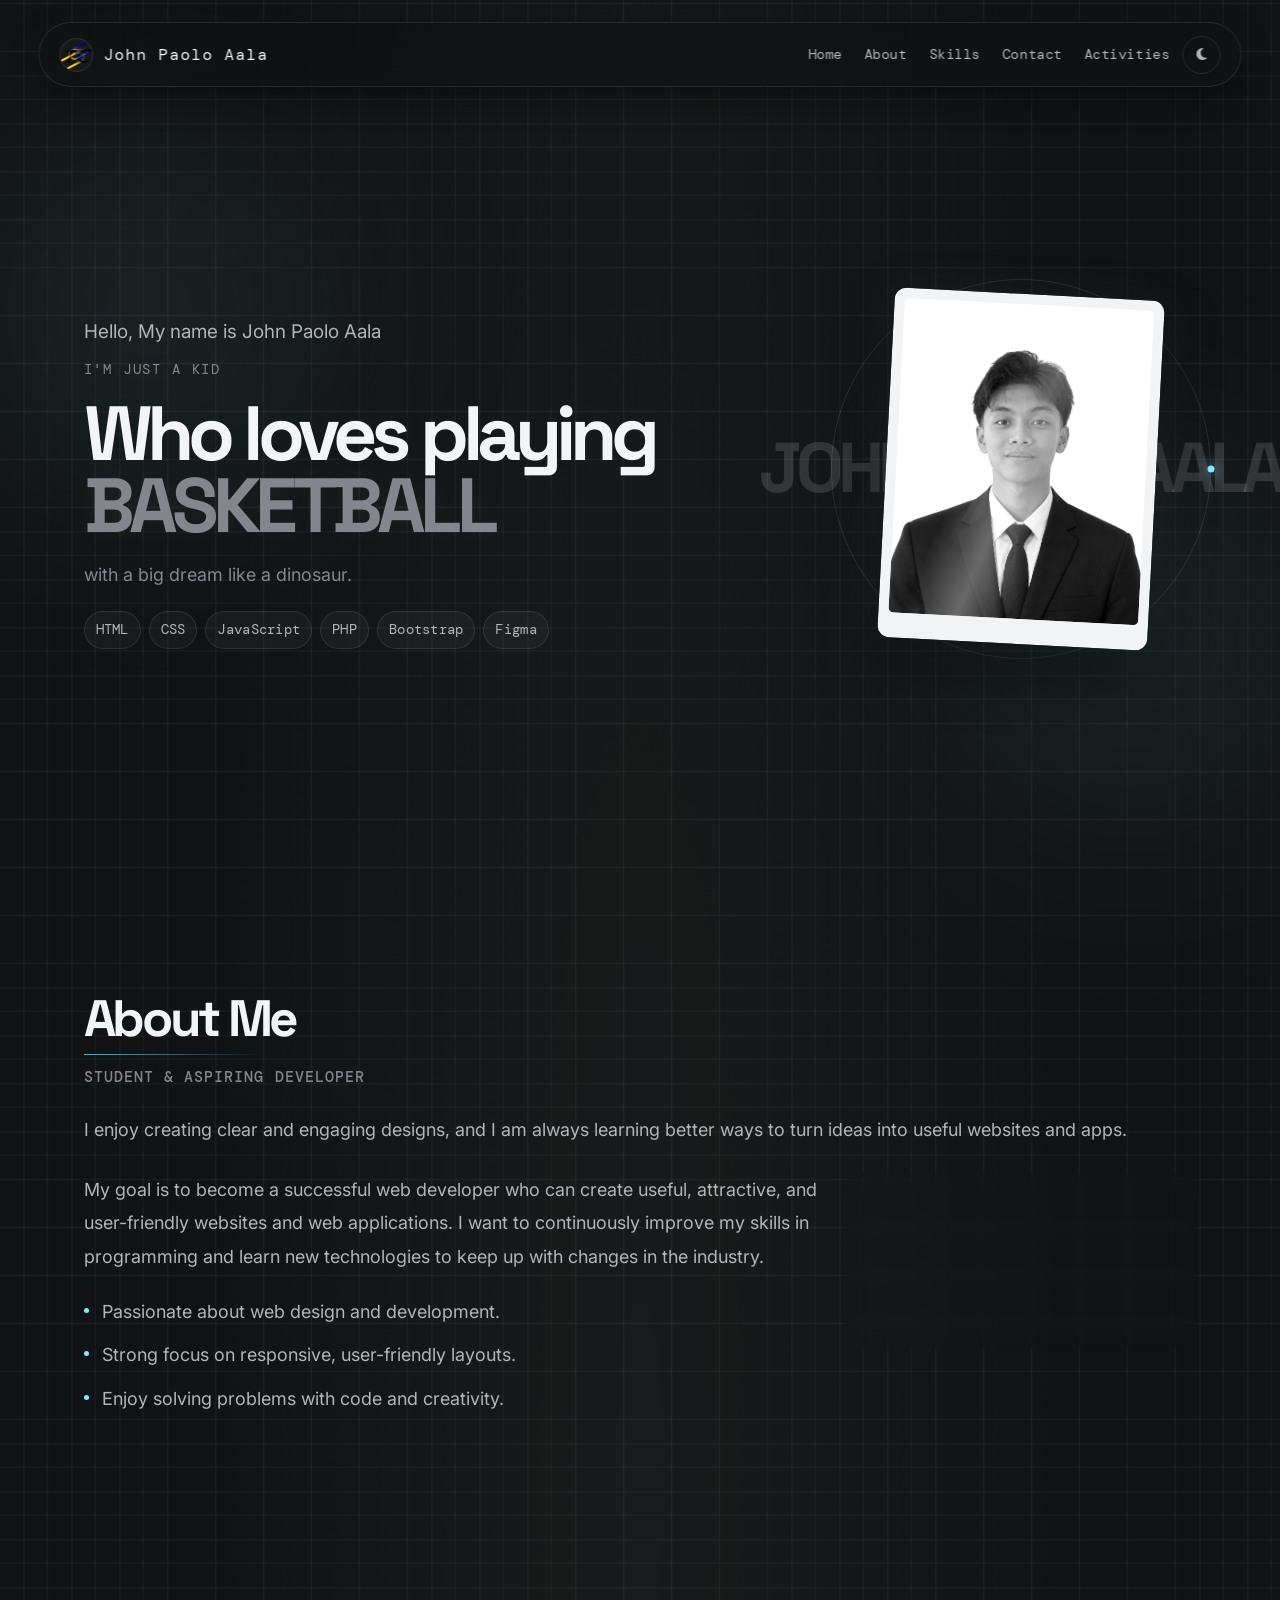
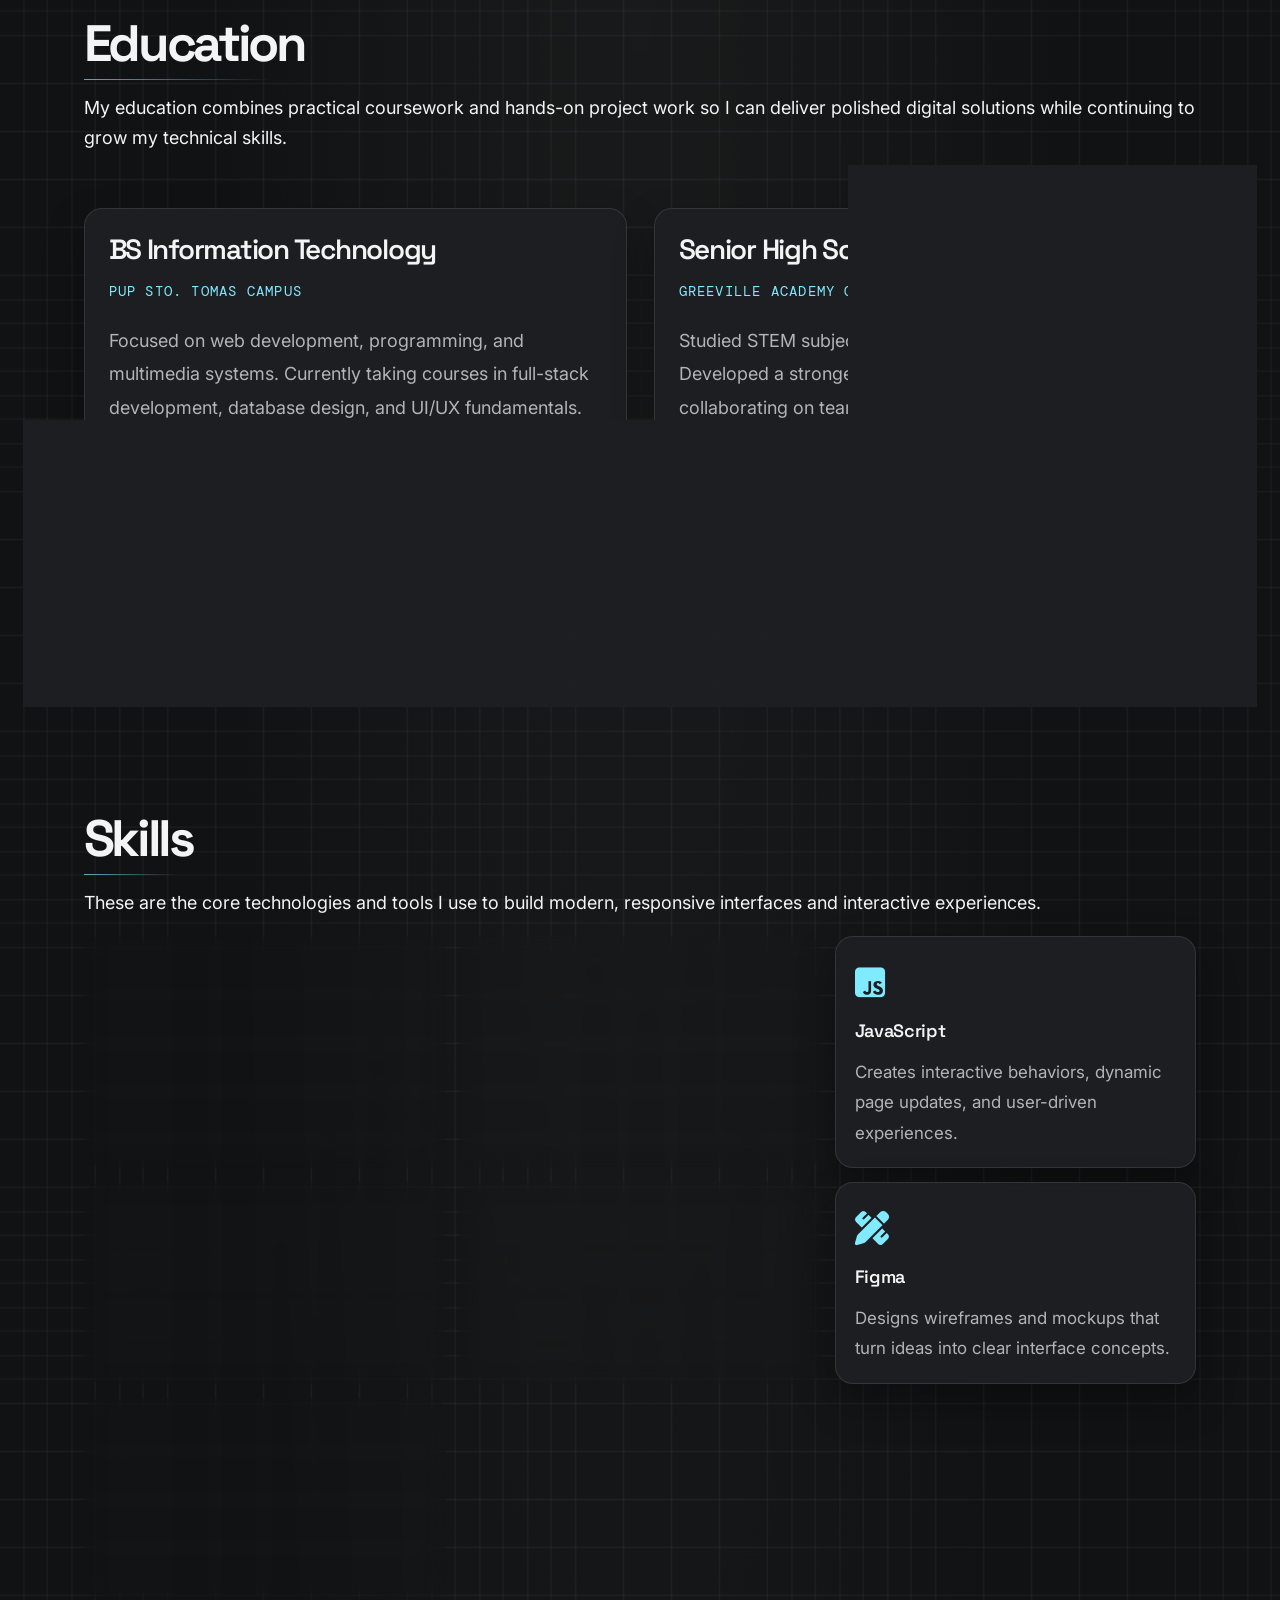
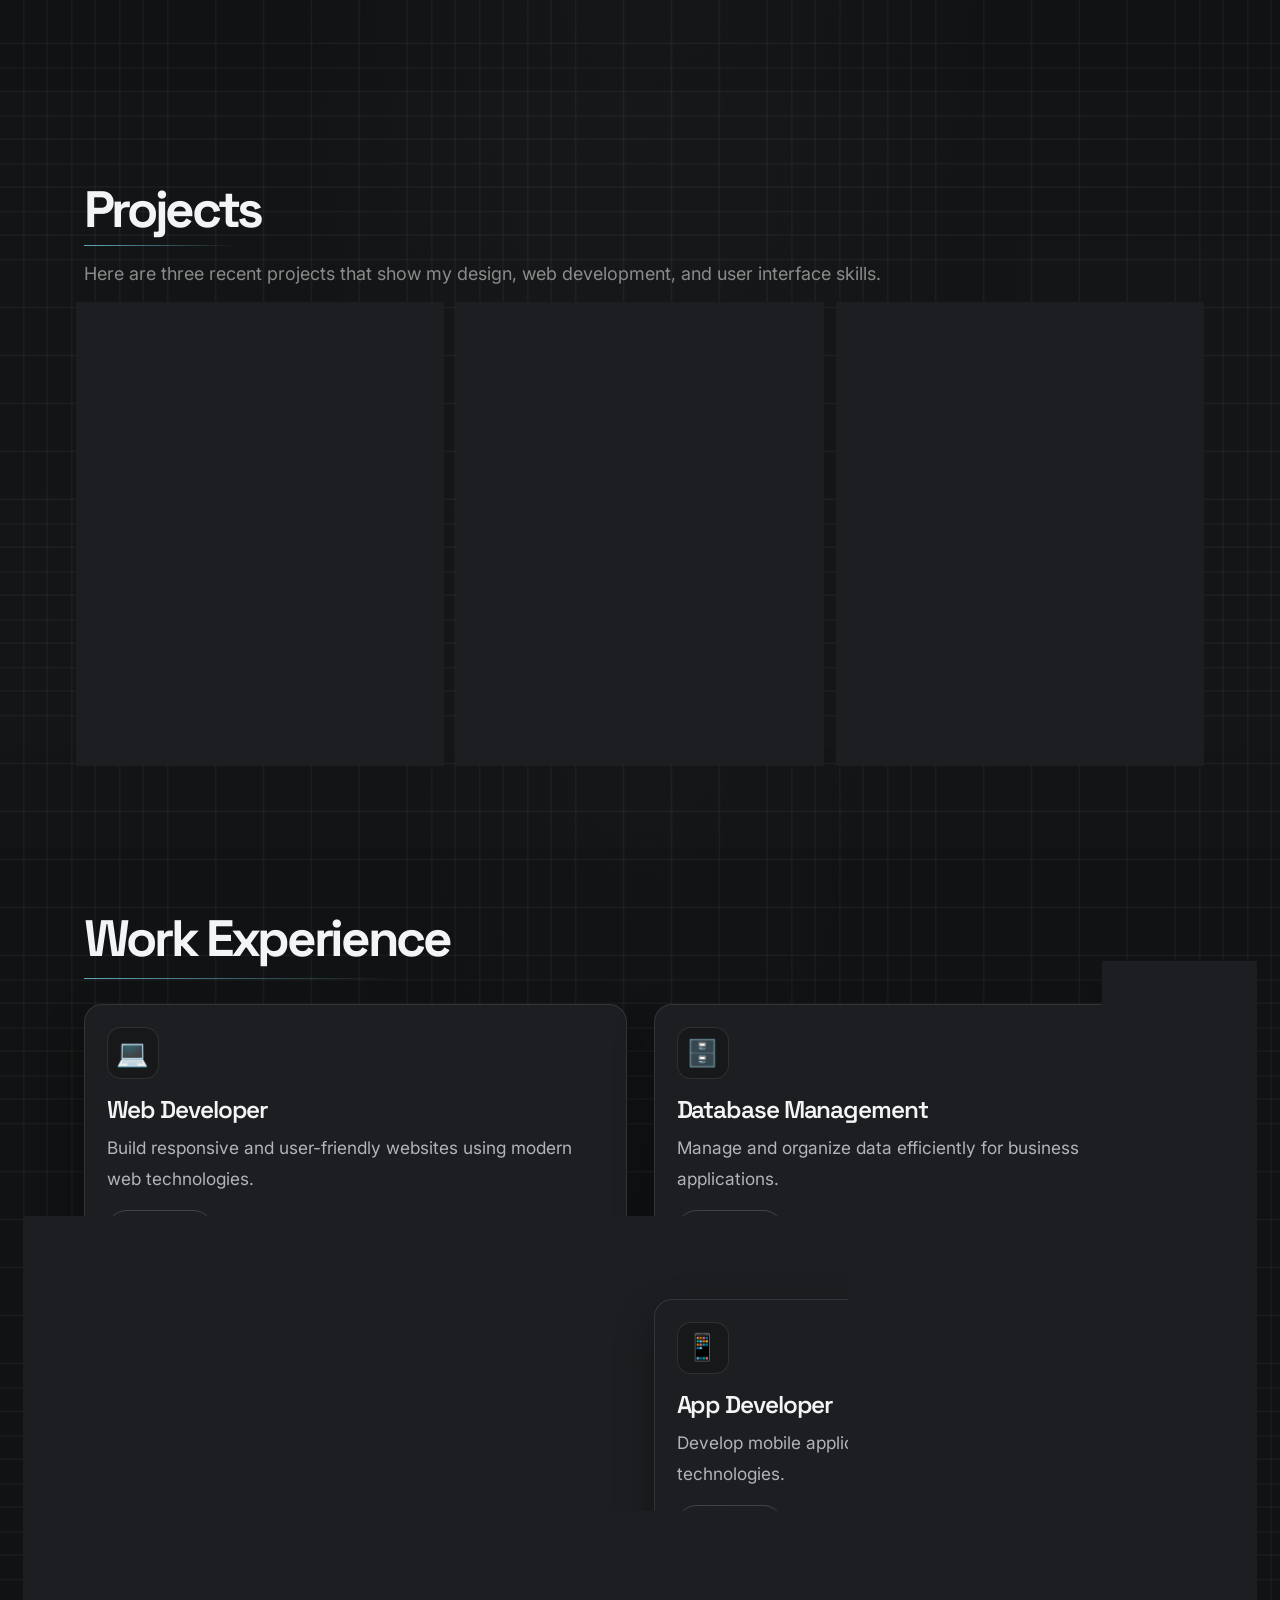
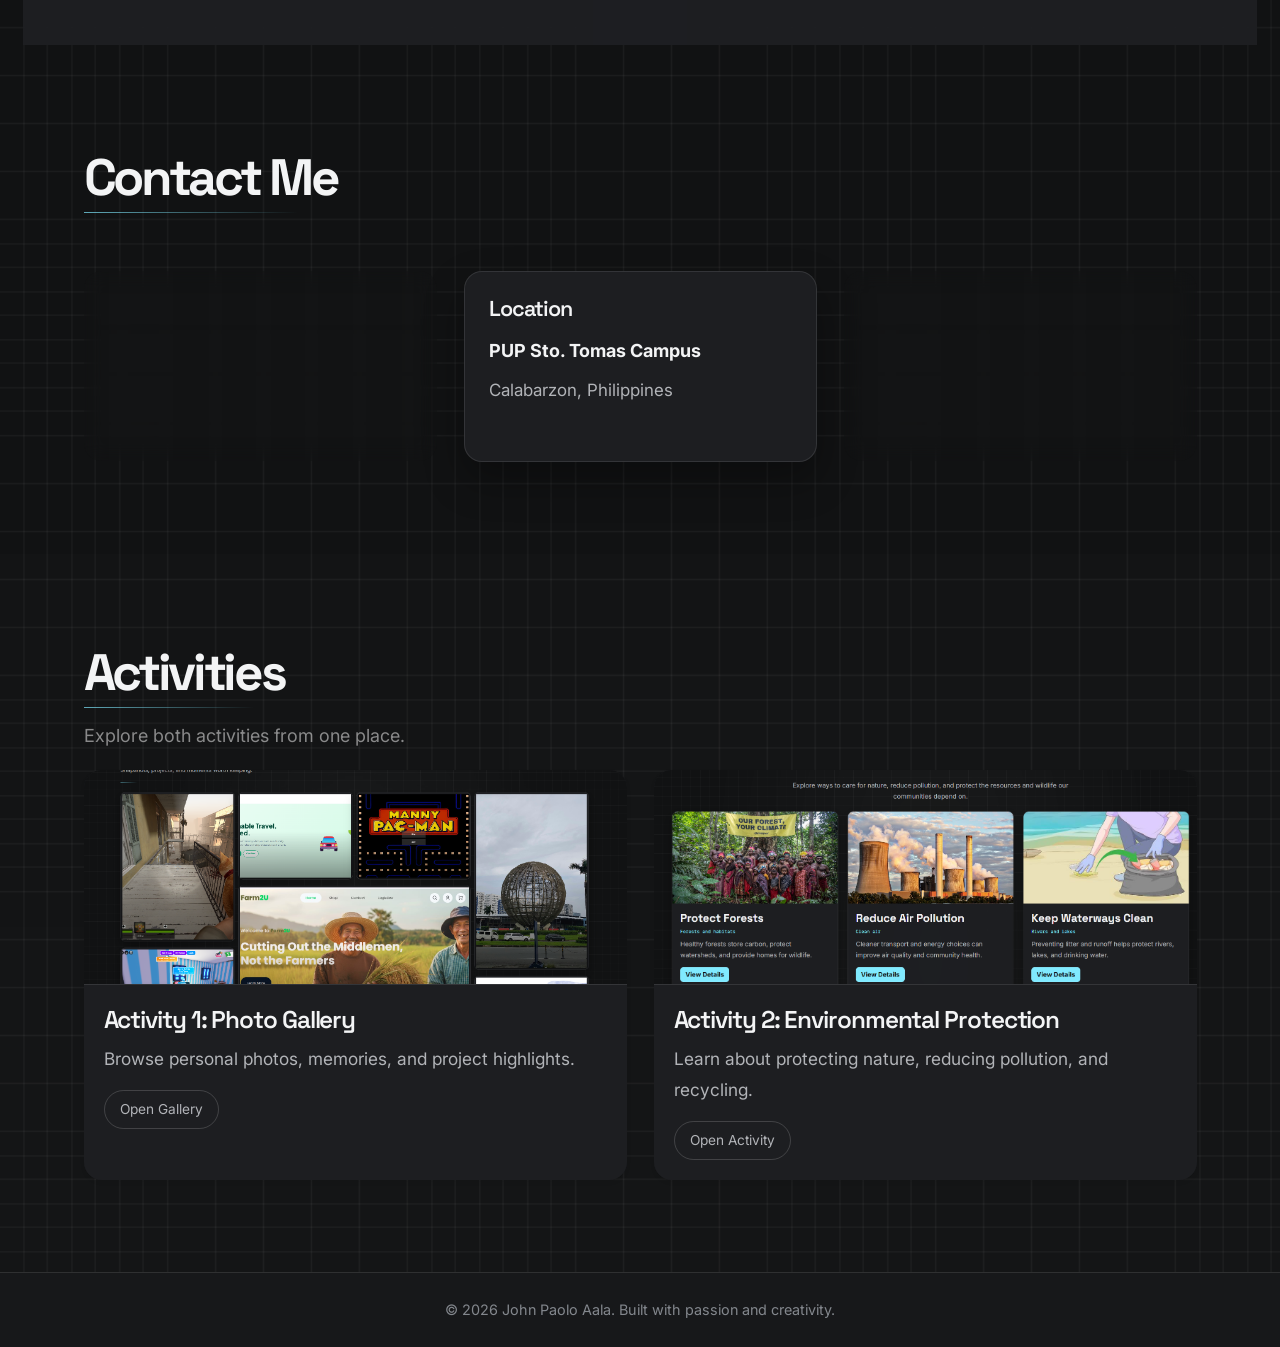
<file: index.html>
<!DOCTYPE html>
<html lang="en">

<head>
    <meta charset="UTF-8">
    <meta name="viewport" content="width=device-width, initial-scale=1.0">

    <title>Portfolio</title>

    <link href="https://cdn.jsdelivr.net/npm/bootstrap@5.3.3/dist/css/bootstrap.min.css" rel="stylesheet">
    <link href="https://cdnjs.cloudflare.com/ajax/libs/font-awesome/6.4.0/css/all.min.css" rel="stylesheet">
    <link href="styles.css" rel="stylesheet">
</head>

<body>

    <div class="glow glow-1"></div>
    <div class="glow glow-2"></div>


    <nav class="navbar navbar-expand-lg fixed-top">
        <div class="container">

            <a class="navbar-brand text-white fw-bold d-flex align-items-center" href="#">
                <span class="logo-mark"><img src="LOGO (3).svg" alt="Logo"></span>
                John Paolo Aala
            </a>

            <button class="navbar-toggler bg-light" type="button" data-bs-toggle="collapse" data-bs-target="#menu">
                <span class="navbar-toggler-icon"></span>
            </button>

            <div class="collapse navbar-collapse" id="menu">
                <ul class="navbar-nav ms-auto">
                    <li class="nav-item">
                        <a class="nav-link" href="#home">Home</a>
                    </li>

                    <li class="nav-item">
                        <a class="nav-link" href="#about">About</a>
                    </li>

                    <li class="nav-item">
                        <a class="nav-link" href="#skills">Skills</a>
                    </li>

                    <li class="nav-item">
                        <a class="nav-link" href="#contact">Contact</a>
                    </li>

                    <li class="nav-item">
                        <a class="nav-link" href="#activities">Activities</a>
                    </li>

                    <li class="nav-item">
                        <button id="themeToggle" class="btn btn-link nav-link" title="Toggle light/dark mode">
                            <i class="fas fa-moon"></i>
                        </button>
                    </li>
                </ul>
            </div>

        </div>
    </nav>

    <section id="home" class="hero">
        <div class="container">
            <div class="row align-items-center">

                <div class="col-lg-4 text-center mb-4">
                    <div class="avatar-box mx-auto reveal reveal-delay-1">
                        <div class="avatar-name-bg" aria-hidden="true">John Paolo Aala</div>
                        <div class="portrait-card">
                            <img src="creator.png" alt="John Paolo Aala">
                        </div>
                    </div>
                </div>

                <div class="col-lg-8 hero-content">
                    <p class="reveal reveal-delay-1">Hello, My name is John Paolo Aala</p>

                    <p class="hero-sub reveal reveal-delay-2">I'm just a kid</p>

                    <h1 class="reveal reveal-delay-3">
                        Who loves playing
                        <br>
                        <span>BASKETBALL</span>
                    </h1>

                    <div class="hero-text reveal reveal-delay-4">
                        <p>with a big dream like a dinosaur.</p>
                    </div>

                    <div class="hero-skills d-flex flex-wrap gap-2 mt-4 reveal reveal-delay-5">
                        <div class="skill-pill">HTML</div>
                        <div class="skill-pill">CSS</div>
                        <div class="skill-pill">JavaScript</div>
                        <div class="skill-pill">PHP</div>
                        <div class="skill-pill">Bootstrap</div>
                        <div class="skill-pill">Figma</div>
                    </div>
                </div>

            </div>
        </div>
    </section>

    <section id="about" class="about">
        <div class="container">

            <h2 class="section-title">About Me</h2>
            <h5 class="mb-4">Student & aspiring developer</h5>
            <p class="mb-4 text-white-100">I enjoy creating clear and engaging designs, and I am always learning better
                ways to turn ideas into useful websites and apps.</p>

            <div class="row align-items-start">
                <div class="col-lg-8">
                    <p>
                        My goal is to become a successful web developer who can create useful,
                        attractive, and user-friendly websites and web applications. I want to
                        continuously improve my skills in programming and learn new technologies
                        to keep up with changes in the industry.
                    </p>

                    <ul class="about-list">
                        <li>Passionate about web design and development.</li>
                        <li>Strong focus on responsive, user-friendly layouts.</li>
                        <li>Enjoy solving problems with code and creativity.</li>
                    </ul>
                </div>
                <div class="col-lg-4 mt-4 mt-lg-0">
                    <div class="about-card">
                        <h5>Current Focus</h5>
                        <p>BSIT student at PUP Sto. Tomas Campus, learning web development and digital design.</p>
                    </div>
                </div>
            </div>

        </div>
    </section>

    <section class="education">
        <div class="container">

            <h2 class="section-title">Education</h2>
            <p class="mb-4 text-white-100">My education combines practical coursework and hands-on project work so I can
                deliver polished digital solutions while continuing to grow my technical skills.</p>
            <div class="row g-4 mt-3">
                <div class="col-md-6">
                    <div class="education-card">
                        <h5>BS Information Technology</h5>
                        <span>PUP Sto. Tomas Campus</span>
                        <p class="mt-3">Focused on web development, programming, and multimedia systems. Currently
                            taking courses in full-stack development, database design, and UI/UX fundamentals.</p>
                        <ul class="about-list mt-3">
                            <li>Relevant coursework: Web Programming, Network Management, Multimedia Systems.</li>
                            <li>Group projects in website development and app prototyping.</li>
                        </ul>
                    </div>
                </div>
                <div class="col-md-6">
                    <div class="education-card">
                        <h5>Senior High School</h5>
                        <span>Greeville Academy of Sta Clara</span>
                        <p class="mt-3">Studied STEM subjects and participated in digital projects. Developed a stronger
                            interest in coding, design, and collaborating on team-based assignments.</p>
                        <ul class="about-list mt-3">
                            <li>Completed technology projects in web design, robotics, and digital media.</li>
                            <li>Learned communication, project planning, and teamwork skills.</li>
                        </ul>
                    </div>
                </div>
            </div>

        </div>
    </section>

    <section id="skills" class="skills-section">
        <div class="container">

            <h2 class="section-title">Skills</h2>
            <p class="mb-3 text-white-100">These are the core technologies and tools I use to build modern, responsive
                interfaces and interactive experiences.</p>
            <div class="skill-list mt-3">
                <div class="skill-card">
                    <div class="skill-icon"><i class="fab fa-html5"></i></div>
                    <div class="skill-pill">HTML</div>
                    <p>Builds the structure of web pages with clean markup and semantic layout.</p>
                </div>
                <div class="skill-card">
                    <div class="skill-icon"><i class="fab fa-css3-alt"></i></div>
                    <div class="skill-pill">CSS</div>
                    <p>Styles responsive layouts, custom visual details, and polished typography.</p>
                </div>
                <div class="skill-card">
                    <div class="skill-icon"><i class="fab fa-js-square"></i></div>
                    <div class="skill-pill">JavaScript</div>
                    <p>Creates interactive behaviors, dynamic page updates, and user-driven experiences.</p>
                </div>
                <div class="skill-card">
                    <div class="skill-icon"><i class="fab fa-php"></i></div>
                    <div class="skill-pill">PHP</div>
                    <p>Handles simple backend logic, form processing, and server-side workflows.</p>
                </div>
                <div class="skill-card">
                    <div class="skill-icon"><i class="fab fa-bootstrap"></i></div>
                    <div class="skill-pill">Bootstrap</div>
                    <p>Uses Bootstrap to speed up responsive layout creation and component styling.</p>
                </div>
                <div class="skill-card">
                    <div class="skill-icon"><i class="fas fa-pencil-ruler"></i></div>
                    <div class="skill-pill">Figma</div>
                    <p>Designs wireframes and mockups that turn ideas into clear interface concepts.</p>
                </div>
                <div class="skill-card">
                    <div class="skill-icon"><i class="fab fa-git-alt"></i></div>
                    <div class="skill-pill">Git</div>
                    <p>Manages code with version control for teamwork, backups, and safe updates.</p>
                </div>
            </div>

        </div>
    </section>

    <section id="projects" class="projects-section">
        <div class="container">
            <h2 class="section-title">Projects</h2>
            <p class="mb-3 text-white-50">Here are three recent projects that show my design, web development, and user
                interface skills.</p>
            <div class="row g-4">
                <div class="col-md-4">
                    <div class="card project-card h-100 shadow-sm border-0">
                        <img src="vr.png" class="card-img-top" alt="Portfolio project image">
                        <div class="card-body">
                            <h5 class="card-title">Vehicle Rental Service</h5>
                            <p class="card-text">To provide temporary transportation for people who need a vehicle
                                without owning one.
                            </p>
                        </div>
                    </div>
                </div>
                <div class="col-md-4">
                    <div class="card project-card h-100 shadow-sm border-0">
                        <img src="farm.jpg" class="card-img-top" alt="Dashboard project image">
                        <div class="card-body">
                            <h5 class="card-title">FARM2U</h5>
                            <p class="card-text">HTML is used for the front end and Python is used for the back end.
                                These technologies work together to create a user-friendly and efficient farm management
                                system..</p>
                        </div>
                    </div>
                </div>
                <div class="col-md-4">
                    <div class="card project-card h-100 shadow-sm border-0">
                        <img src="pac.jpg" class="card-img-top" alt="App design project image">
                        <div class="card-body">
                            <h5 class="card-title">Pac-Man Game</h5>
                            <p class="card-text">Developed a classic Pac-Man game using Python and Pygame, implementing
                                core gameplay mechanics and level design.</p>
                        </div>
                    </div>
                </div>
            </div>
        </div>
    </section>

    <section class="services">
        <div class="container">

            <h2 class="mb-5">Work Experience</h2>

            <div class="row g-4">

                <div class="col-md-6">
                    <div class="service-card">
                        <div class="service-icon">💻</div>
                        <h4>Web Developer</h4>
                        <p>
                            Build responsive and user-friendly websites using modern web technologies.
                        </p>
                        <button class="btn btn-custom">
                            Learn More
                        </button>
                    </div>
                </div>

                <div class="col-md-6">
                    <div class="service-card">
                        <div class="service-icon">🗄️</div>
                        <h4>Database Management</h4>
                        <p>
                            Manage and organize data efficiently for business applications.
                        </p>
                        <button class="btn btn-custom">
                            Learn More
                        </button>
                    </div>
                </div>

                <div class="col-md-6">
                    <div class="service-card">
                        <div class="service-icon">🎨</div>
                        <h4>Graphic Designer</h4>
                        <p>
                            Create visual designs and branding materials for various projects.
                        </p>
                        <button class="btn btn-custom">
                            Learn More
                        </button>
                    </div>
                </div>

                <div class="col-md-6">
                    <div class="service-card">
                        <div class="service-icon">📱</div>
                        <h4>App Developer</h4>
                        <p>
                            Develop mobile applications with modern frameworks and technologies.
                        </p>
                        <button class="btn btn-custom">
                            Learn More
                        </button>
                    </div>
                </div>

            </div>
        </div>
    </section>

    <section id="contact" class="contact-section">
        <div class="container">

            <h2 class="section-title">Contact Me</h2>
            <div class="row g-4 mt-3">
                <div class="col-md-4">
                    <div class="contact-card">
                        <h5>Email</h5>
                        <strong>aalapaolo@gmail.com</strong>
                        <span>Reach out for collaborations or questions.</span>
                    </div>
                </div>
                <div class="col-md-4">
                    <div class="contact-card">
                        <h5>Location</h5>
                        <strong>PUP Sto. Tomas Campus</strong>
                        <span>Calabarzon, Philippines</span>
                    </div>
                </div>
                <div class="col-md-4">
                    <div class="contact-card">
                        <h5>Social</h5>
                        <div class="contact-list">
                            <a href="#" aria-label="Instagram"><img src="IG.webp" alt="Instagram" width="20"></a>
                            <a href="#" aria-label="Facebook"><img src="FB.png" alt="Facebook" width="20"></a>
                            <a href="#" aria-label="Github"><img src="GIT.png" alt="GitHub" width="20"></a>
                        </div>
                    </div>
                </div>
            </div>

        </div>
    </section>

    <section id="activities" class="projects-section">
        <div class="container">
            <h2 class="section-title">Activities</h2>
            <p class="mb-3 text-white-50">Explore both activities from one place.</p>
            <div class="row g-4">
                <div class="col-md-6">
                    <a class="activity-link d-block h-100 text-decoration-none text-reset" href="https://jpguev.github.io/webdevproj/act1/">
                        <article class="card project-card h-100 shadow-sm border-0">
                            <img src="pixx/Screenshot 2026-10-22 192508.png" class="card-img-top" alt="Photo gallery preview">
                            <div class="card-body">
                                <h3 class="card-title">Activity 1: Photo Gallery</h3>
                                <p class="card-text">Browse personal photos, memories, and project highlights.</p>
                                <span class="btn btn-custom">Open Gallery</span>
                            </div>
                        </article>
                    </a>
                </div>
                <div class="col-md-6">
                    <a class="activity-link d-block h-100 text-decoration-none text-reset" href="https://jpguev.github.io/webdevproj/act2/">
                        <article class="card project-card h-100 shadow-sm border-0">
                            <img src="pixx/Screenshot 2026-10-22 193922.png" class="card-img-top" alt="Forest conservation preview">
                            <div class="card-body">
                                <h3 class="card-title">Activity 2: Environmental Protection</h3>
                                <p class="card-text">Learn about protecting nature, reducing pollution, and recycling.
                                </p>
                                <span class="btn btn-custom">Open Activity</span>
                            </div>
                        </article>
                    </a>
                </div>
            </div>
        </div>
    </section>

    <footer class="footer-details">
        <div class="container">
            <p>© 2026 John Paolo Aala. Built with passion and creativity.</p>
        </div>
    </footer>

    <script src="https://cdn.jsdelivr.net/npm/bootstrap@5.3.3/dist/js/bootstrap.bundle.min.js"></script>
    <script>
        const themeToggle = document.getElementById('themeToggle');
        const htmlElement = document.documentElement;
        const savedTheme = localStorage.getItem('theme') || 'dark';
        htmlElement.setAttribute('data-theme', savedTheme);
        updateThemeIcon(savedTheme);
        themeToggle.addEventListener('click', () => {
            const currentTheme = htmlElement.getAttribute('data-theme');
            const newTheme = currentTheme === 'dark' ? 'light' : 'dark';
            htmlElement.setAttribute('data-theme', newTheme);
            localStorage.setItem('theme', newTheme);
            updateThemeIcon(newTheme);
        });

        function updateThemeIcon(theme) {
            const icon = themeToggle.querySelector('i');
            if (theme === 'light') {
                icon.classList.remove('fa-moon');
                icon.classList.add('fa-sun');
            } else {
                icon.classList.remove('fa-sun');
                icon.classList.add('fa-moon');
            }
        }

    </script>

</body>

</html>
</file>
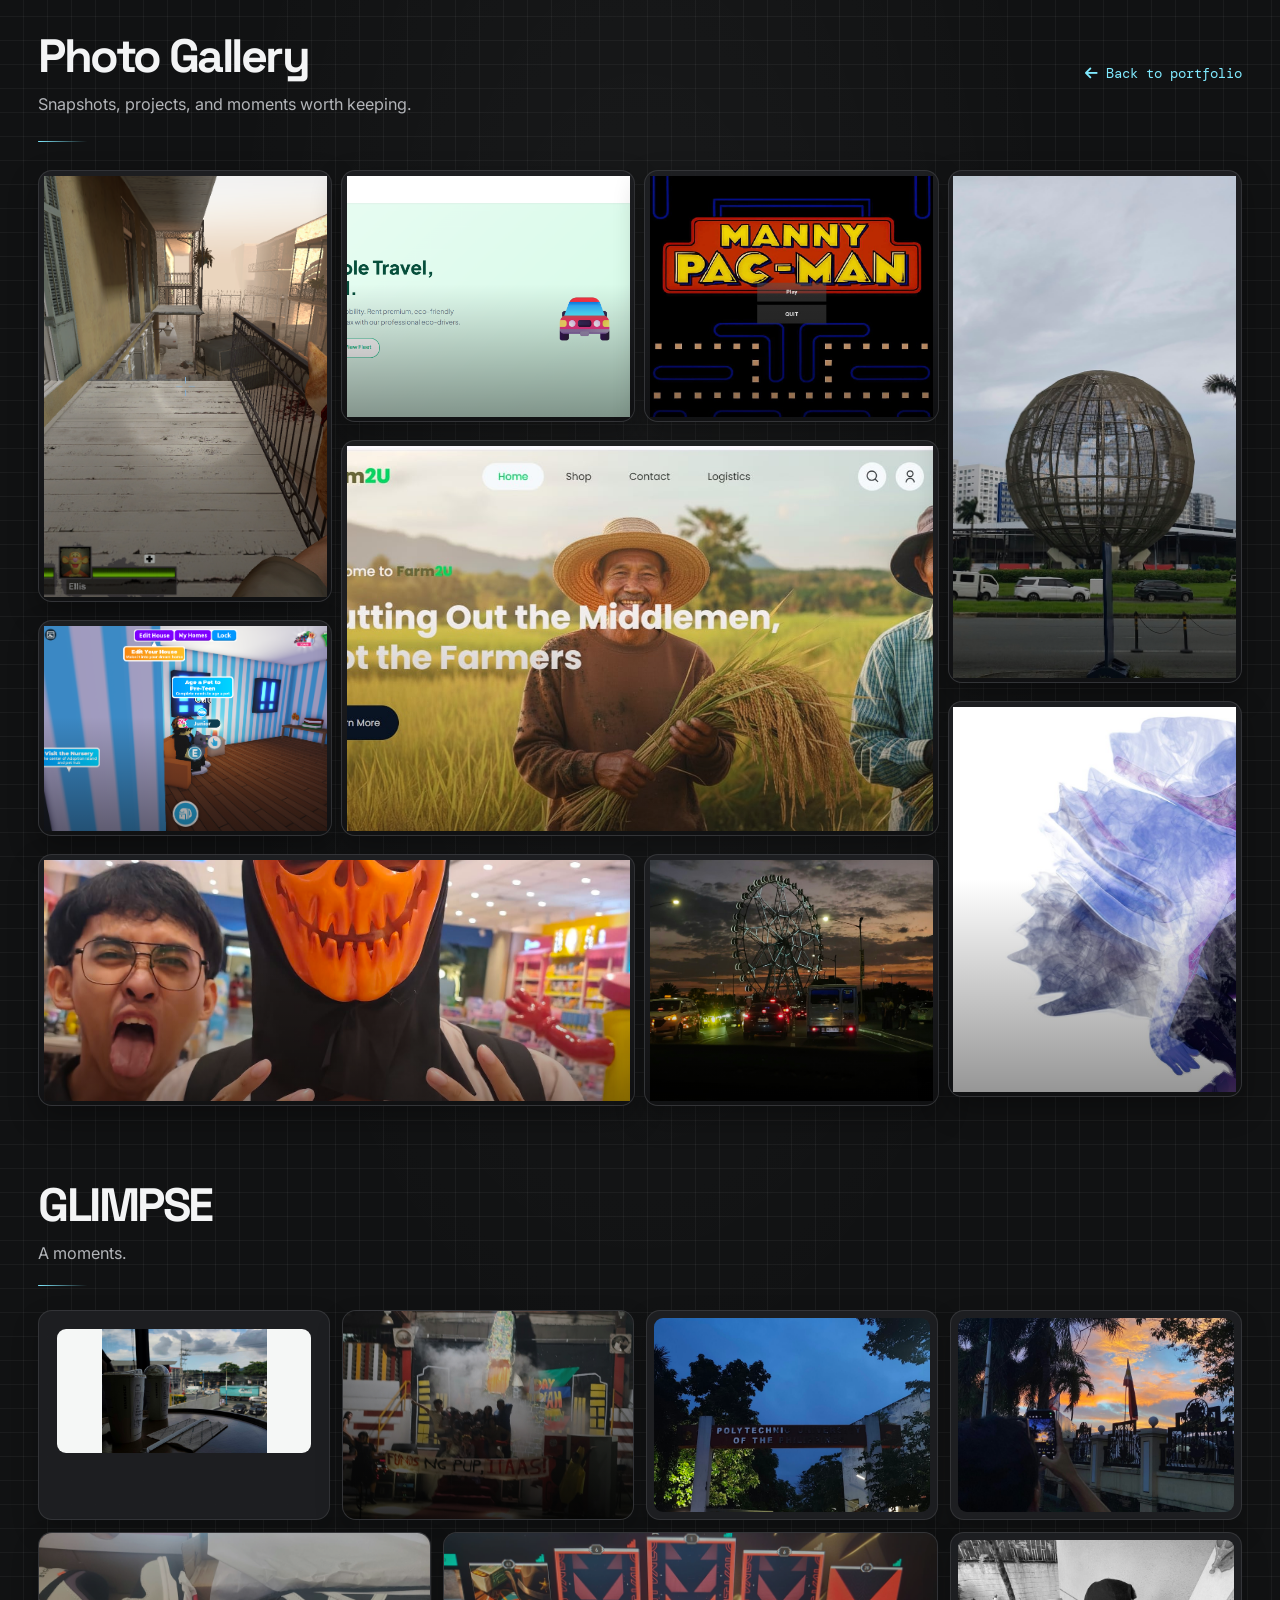
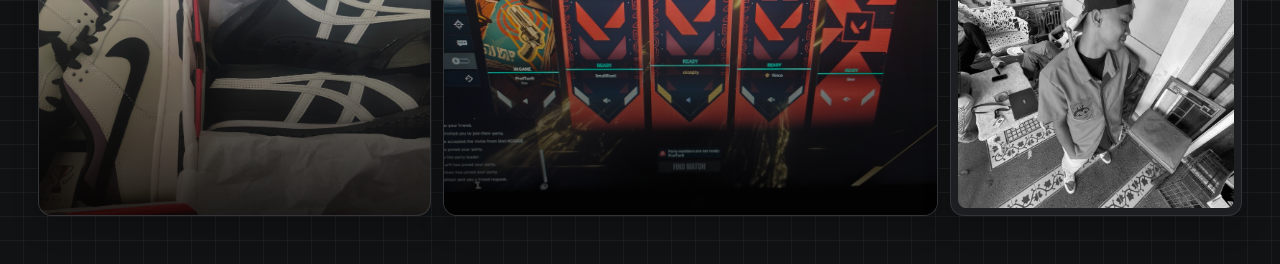
<file: act1.html>
<!DOCTYPE html>
<html lang="en">

<head>
    <meta charset="UTF-8">
    <meta name="viewport" content="width=device-width, initial-scale=1">
    <title>Photo Gallery | John Paolo Aala</title>
    <link href="https://cdn.jsdelivr.net/npm/bootstrap@5.3.3/dist/css/bootstrap.min.css" rel="stylesheet">
    <link href="https://cdnjs.cloudflare.com/ajax/libs/font-awesome/6.4.0/css/all.min.css" rel="stylesheet">
    <link href="https://fonts.googleapis.com/css2?family=DM+Mono:wght@400;500&family=Inter:wght@400;500;600;700;800&family=Space+Grotesk:wght@400;500;600;700&display=swap" rel="stylesheet">

    <style>
        :root {
            color-scheme: dark;
            --gallery-bg: #111213;
            --gallery-card: rgba(30, 31, 34, 0.94);
            --gallery-accent: #80eaff;
            --gallery-text: #f3f4f5;
            --gallery-muted: #b2b4b8;
            --gallery-link: #80eaff;
            --gallery-line: rgba(255, 255, 255, 0.1);
            --gallery-shadow: rgba(0, 0, 0, 0.32);
            --gallery-grid: rgba(255, 255, 255, 0.045);
            --gallery-ambient: rgba(255, 255, 255, 0.035);
            --gallery-overlay: rgba(0, 0, 0, 0.42);
            --gallery-image-overlay: rgba(0, 0, 0, 0.78);
        }

        html[data-theme="light"] {
            color-scheme: light;
            --gallery-bg: #f4efe6;
            --gallery-card: rgba(255, 253, 248, 0.94);
            --gallery-accent: #a45136;
            --gallery-text: #292720;
            --gallery-muted: #514c43;
            --gallery-link: #a45136;
            --gallery-line: rgba(65, 54, 40, 0.13);
            --gallery-shadow: rgba(77, 58, 35, 0.1);
            --gallery-grid: rgba(91, 72, 48, 0.075);
            --gallery-ambient: rgba(255, 250, 239, 0.8);
            --gallery-overlay: rgba(41, 31, 23, 0.34);
            --gallery-image-overlay: rgba(41, 31, 23, 0.7);
        }

        * {
            box-sizing: border-box;
            font-family: 'Inter', sans-serif;
        }

        html {
            font-size: 18px;
        }

        html,
        body {
            min-height: 100%;
            margin: 0;
            background:
                radial-gradient(ellipse at 50% 24%, var(--gallery-ambient), transparent 48%),
                repeating-linear-gradient(0deg, transparent 0 23px, var(--gallery-grid) 23px 24px),
                repeating-linear-gradient(90deg, transparent 0 23px, var(--gallery-grid) 23px 24px),
                var(--gallery-bg);
            color: var(--gallery-text);
            line-height: 1.7;
        }

        h1,
        h2,
        h3 {
            font-family: 'Space Grotesk', sans-serif;
        }

        .gallery-shell {
            max-width: 1440px;
            margin: 0 auto;
            padding: 28px clamp(16px, 3vw, 40px) 36px;
        }

        .gallery-topline {
            display: flex;
            align-items: center;
            justify-content: space-between;
            gap: 18px;
            margin-bottom: 22px;
        }

        .gallery-back {
            color: var(--gallery-link);
            text-decoration: none;
            font-family: 'DM Mono', monospace;
            font-size: 0.8rem;
        }

        .gallery-back:hover {
            color: var(--gallery-text);
        }

        .gallery-title {
            margin: 0 0 7px;
            font-size: clamp(1.75rem, 4vw, 2.6rem);
            font-weight: 700;
            letter-spacing: -0.055em;
        }

        .gallery-intro {
            margin: 0;
            color: var(--gallery-muted);
            font-size: 0.9rem;
        }

        .gallery-rule {
            width: 58px;
            height: 1px;
            margin: 0 0 24px;
            background: linear-gradient(90deg, var(--gallery-accent), transparent 85%);
            border-radius: 2px;
        }

        .card {
            position: relative;
            background-color: var(--gallery-card);
            border: 1px solid var(--gallery-line);
            border-radius: 14px;
            box-shadow: 0 12px 30px var(--gallery-shadow);
            overflow: hidden;
            transition: transform 180ms ease, border-color 180ms ease, box-shadow 180ms ease;
        }

        .card:hover {
            transform: translateY(-3px);
            border-color: color-mix(in srgb, var(--gallery-accent) 48%, transparent);
            box-shadow: 0 18px 38px var(--gallery-shadow);
        }

        .card img {
            width: 100%;
            height: 100%;
            object-fit: cover;
        }

        .card::after {
            content: '';
            position: absolute;
            inset: 45% 0 0;
            background: linear-gradient(transparent, var(--gallery-overlay));
            pointer-events: none;
        }

        .bento-xxl {
            height: 28.5rem;
        }

        .bento-xl {
            height: 24rem;
        }

        .bento-lg {
            height: 22rem;
        }

        .bento-md {
            height: 12rem;
        }

        .bento-sm {
            height: 14rem;
        }

        .project-bento-section {
            --bento-card: var(--gallery-card);
            --bento-line: var(--gallery-line);
            --bento-text: var(--gallery-text);
            --bento-muted: var(--gallery-muted);
            --bento-accent: var(--gallery-accent);
            max-width: 1440px;
            margin: 0 auto;
            padding: 30px clamp(16px, 3vw, 40px) 48px;
            color: var(--bento-text);
        }

        .project-bento-section .gallery-topline {
            margin-bottom: 18px;
        }

        .project-bento-section .gallery-title {
            color: var(--bento-text);
        }

        .project-bento-section .gallery-intro {
            color: var(--bento-muted);
        }

        .project-bento-section .gallery-rule {
            background: linear-gradient(90deg, var(--bento-accent), transparent 85%);
        }

        .project-bento-grid {
            display: grid;
            grid-template-columns: repeat(12, minmax(0, 1fr));
            grid-auto-rows: 62px;
            grid-auto-flow: dense;
            gap: 12px;
        }

        .project-bento-card {
            position: relative;
            min-width: 0;
            overflow: hidden;
            padding: 18px;
            border: 1px solid var(--bento-line);
            border-radius: 14px;
            background: var(--bento-card);
            box-shadow: 0 12px 28px rgba(0, 0, 0, 0.18);
            transition: transform 180ms ease, border-color 180ms ease, box-shadow 180ms ease;
        }

        .project-bento-card:hover {
            transform: translateY(-3px);
            border-color: color-mix(in srgb, var(--bento-accent) 48%, transparent);
            box-shadow: 0 18px 36px rgba(0, 0, 0, 0.3);
        }

        .project-bento-card h2,
        .project-bento-card h3,
        .project-bento-card p {
            position: relative;
            z-index: 1;
        }

        .project-bento-card h2,
        .project-bento-card h3 {
            margin: 0;
            color: var(--bento-text);
            font-size: clamp(1rem, 1.5vw, 1.35rem);
            font-weight: 650;
        }

        .project-bento-card p {
            margin: 8px 0 0;
            color: var(--bento-muted);
            font-size: 0.85rem;
            line-height: 1.55;
        }

        .project-bento-card img {
            width: 100%;
            height: 100%;
            object-fit: cover;
        }

        .project-bento-vehicle {
            grid-column: span 3;
            grid-row: span 3;
            display: flex;
            flex-direction: column;
            justify-content: space-between;
        }

        .project-bento-vehicle img {
            width: 100%;
            height: 72%;
            object-fit: contain;
            border-radius: 9px;
            background: #f5f7f6;
        }

        .project-bento-farm {
            grid-column: span 3;
            grid-row: span 3;
            display: flex;
            flex-direction: column;
            justify-content: flex-end;
            background: var(--bento-card);
        }

        .project-bento-farm img,
        .project-bento-pacman img,
        .project-bento-gallery img {
            position: absolute;
            inset: 0;
            z-index: 0;
            opacity: 0.72;
        }

        .project-bento-farm::after,
        .project-bento-pacman::after,
        .project-bento-gallery::after {
            position: absolute;
            inset: 25% 0 0;
            z-index: 0;
            background: linear-gradient(transparent, var(--gallery-image-overlay));
            content: '';
            pointer-events: none;
        }

        .project-bento-memory {
            grid-column: span 3;
            grid-row: span 3;
            padding: 7px;
        }

        .project-bento-detail {
            grid-column: span 3;
            grid-row: span 3;
            padding: 7px;
        }

        .project-bento-pacman {
            grid-column: span 4;
            grid-row: span 4;
            display: flex;
            flex-direction: column;
            justify-content: flex-end;
        }

        .project-bento-gallery {
            grid-column: span 5;
            grid-row: span 4;
            display: flex;
            flex-direction: column;
            justify-content: flex-end;
        }

        .project-bento-photo {
            grid-column: span 3;
            grid-row: span 4;
            padding: 7px;
            background: var(--bento-card);
        }

        .project-bento-photo img {
            border-radius: 8px;
            filter: grayscale(1);
        }

        .project-bento-memory img,
        .project-bento-detail img {
            border-radius: 9px;
        }

        @media (max-width: 991.98px) {
            .bento-xxl {
                height: 16rem;
            }

            .bento-xl {
                height: 14rem;
            }

            .bento-lg {
                height: 16rem;
            }

            .bento-md {
                height: 14rem;
            }

            .bento-sm {
                height: 14rem;
            }

            .project-bento-grid {
                grid-auto-rows: 56px;
                gap: 10px;
            }

            .project-bento-vehicle,
            .project-bento-farm,
            .project-bento-memory,
            .project-bento-detail {
                grid-column: span 6;
                grid-row: span 3;
            }

            .project-bento-pacman,
            .project-bento-gallery {
                grid-column: span 6;
                grid-row: span 4;
            }

            .project-bento-photo {
                grid-column: span 6;
                grid-row: span 4;
            }
        }

        @media (max-width: 575.98px) {
            .gallery-topline {
                align-items: flex-start;
                flex-direction: column;
            }

            .bento-xxl {
                height: 15rem;
            }

            .bento-xl {
                height: 13rem;
            }

            .bento-lg {
                height: 13rem;
            }

            .bento-md {
                height: 11rem;
            }

            .bento-sm {
                height: 11rem;
            }

            .project-bento-section {
                padding-top: 18px;
                padding-bottom: 30px;
            }

            .project-bento-grid {
                grid-template-columns: repeat(2, minmax(0, 1fr));
                grid-auto-rows: 58px;
                gap: 9px;
            }

            .project-bento-vehicle,
            .project-bento-farm,
            .project-bento-memory,
            .project-bento-detail,
            .project-bento-pacman,
            .project-bento-gallery,
            .project-bento-photo {
                grid-column: span 1;
                grid-row: span 3;
                padding: 12px;
            }

            .project-bento-pacman,
            .project-bento-gallery {
                grid-row: span 4;
            }

            .project-bento-card h2,
            .project-bento-card h3 {
                font-size: 1rem;
            }

            .project-bento-card p {
                font-size: 0.72rem;
            }
        }
    </style>
</head>

<body>

    <main class="gallery-shell" id="gallery">
            <header class="gallery-topline">
                <div>
                    <h1 class="gallery-title">Photo Gallery</h1>
                    <p class="gallery-intro">Snapshots, projects, and moments worth keeping.</p>
                </div>
                <a class="gallery-back" href="index.html#home" target="_top"><i class="fas fa-arrow-left"
                        aria-hidden="true"></i> Back to portfolio</a>
            </header>
            <div class="gallery-rule"></div>
            <div class="row g-2">
                <div class="col-12 col-lg-9">
                    <div class="row g-2">

                        <div class="col-12 col-lg-4">
                            <div class="row g-2">
                                <div class="col-6 col-lg-12 p-1">
                                    <div class="card p-1 bento-xl">
                                        <img src="pixx/Screenshot%20(26).png" alt="Gallery photo">
                                    </div>
                                </div>
                                <div class="col-6 col-lg-12 p-1">
                                    <div class="card p-1 bento-md">
                                        <img src="pixx/Screenshot 2026-09-14 133857.png" alt="Gallery photo">
                                    </div>
                                </div>
                            </div>
                        </div>
                        <div class="col-12 col-lg-8">
                            <div class="row g-2">
                                <div class="col-12 col-md-6 p-1">
                                    <div class="card p-1 bento-sm">
                                        <img src="pixx/Screenshot 2026-06-16 174248.png" alt="Gallery photo">
                                    </div>
                                </div>
                                <div class="col-12 col-md-6 p-1">
                                    <div class="card p-1 bento-sm">
                                        <img src="pac.jpg" alt="Pac-Man game">
                                    </div>
                                </div>
                                <div class="col-12 p-1">
                                    <div class="card p-1 bento-lg">
                                        <img src="farm.jpg" alt="FARM2U project">
                                    </div>
                                </div>
                            </div>
                        </div>

                        <div class="col-12 col-md-7 col-lg-8 p-1">
                            <div class="card p-1 bento-sm">
                                <img src="pixx/mask.jpeg" alt="Gallery photo">
                            </div>
                        </div>
                        <div class="col-12 col-md-5 col-lg-4 p-1">
                            <div class="card p-1 bento-sm">
                                <img src="pixx/piriswil.jpeg" alt="Gallery photo">
                            </div>
                        </div>

                    </div>
                </div>
                <div class="col-12 col-lg-3">
                    <div class="row g-2">
                        <div class="col-12 col-md-6 col-lg-12 p-1">
                            <div class="card p-1 bento-xxl">
                                <img src="pixx/mua.jpeg" alt="Gallery photo">
                            </div>
                        </div>
                        <div class="col-12 col-md-6 col-lg-12 p-1">
                            <div class="card p-1 bento-lg">
                                <img src="pixx/AALA_AFTER.jpg" alt="Gallery photo">
                            </div>
                        </div>
                    </div>
                </div>

            </div>
    </main>

    <section class="project-bento-section" id="glimpse">
            <header class="gallery-topline">
                <div>
                    <h1 class="gallery-title">GLIMPSE</h1>
                    <p class="gallery-intro">A moments.</p>
                </div>
            </header>
            <div class="gallery-rule"></div>

            <div class="project-bento-grid">
                <div class="project-bento-card project-bento-vehicle">
                    <img src="pixx/sb.jpeg" alt="Vehicle Rental Service project">
                </div>

                <div class="project-bento-card project-bento-farm">
                    <img src="pixx/bud.jpeg" alt="FARM2U project">
                </div>

                <div class="project-bento-card project-bento-memory">
                    <img src="pixx/gate.jpeg" alt="A personal moment">
                </div>

                <div class="project-bento-card project-bento-detail">
                    <img src="pixx/sunsit.jpeg" alt="A gallery snapshot">
                </div>

                <div class="project-bento-card project-bento-pacman">
                    <img src="pixx/shoes.jpeg" alt="Pac-Man game project">
                </div>

                <div class="project-bento-card project-bento-gallery">
                    <img src="pixx/valo.jpeg" alt="Digital design project">

                </div>

                <div class="project-bento-card project-bento-photo">
                    <img src="img.jpg" alt="John Paolo Aala">
                </div>
            </div>
    </section>

    <script>
        const notifyParent = () => {
            window.parent.postMessage({
                type: 'gallery-height',
                height: document.body.scrollHeight
            }, '*');
        };

        new ResizeObserver(notifyParent).observe(document.body);
        window.addEventListener('load', notifyParent);
        window.addEventListener('resize', notifyParent);

        window.addEventListener('message', (event) => {
            if (event.source !== window.parent || !event.data || event.data.type !== 'gallery-theme') {
                return;
            }

            document.documentElement.dataset.theme = event.data.theme === 'light' ? 'light' : 'dark';
        });
    </script>

</body>

</html>
</file>
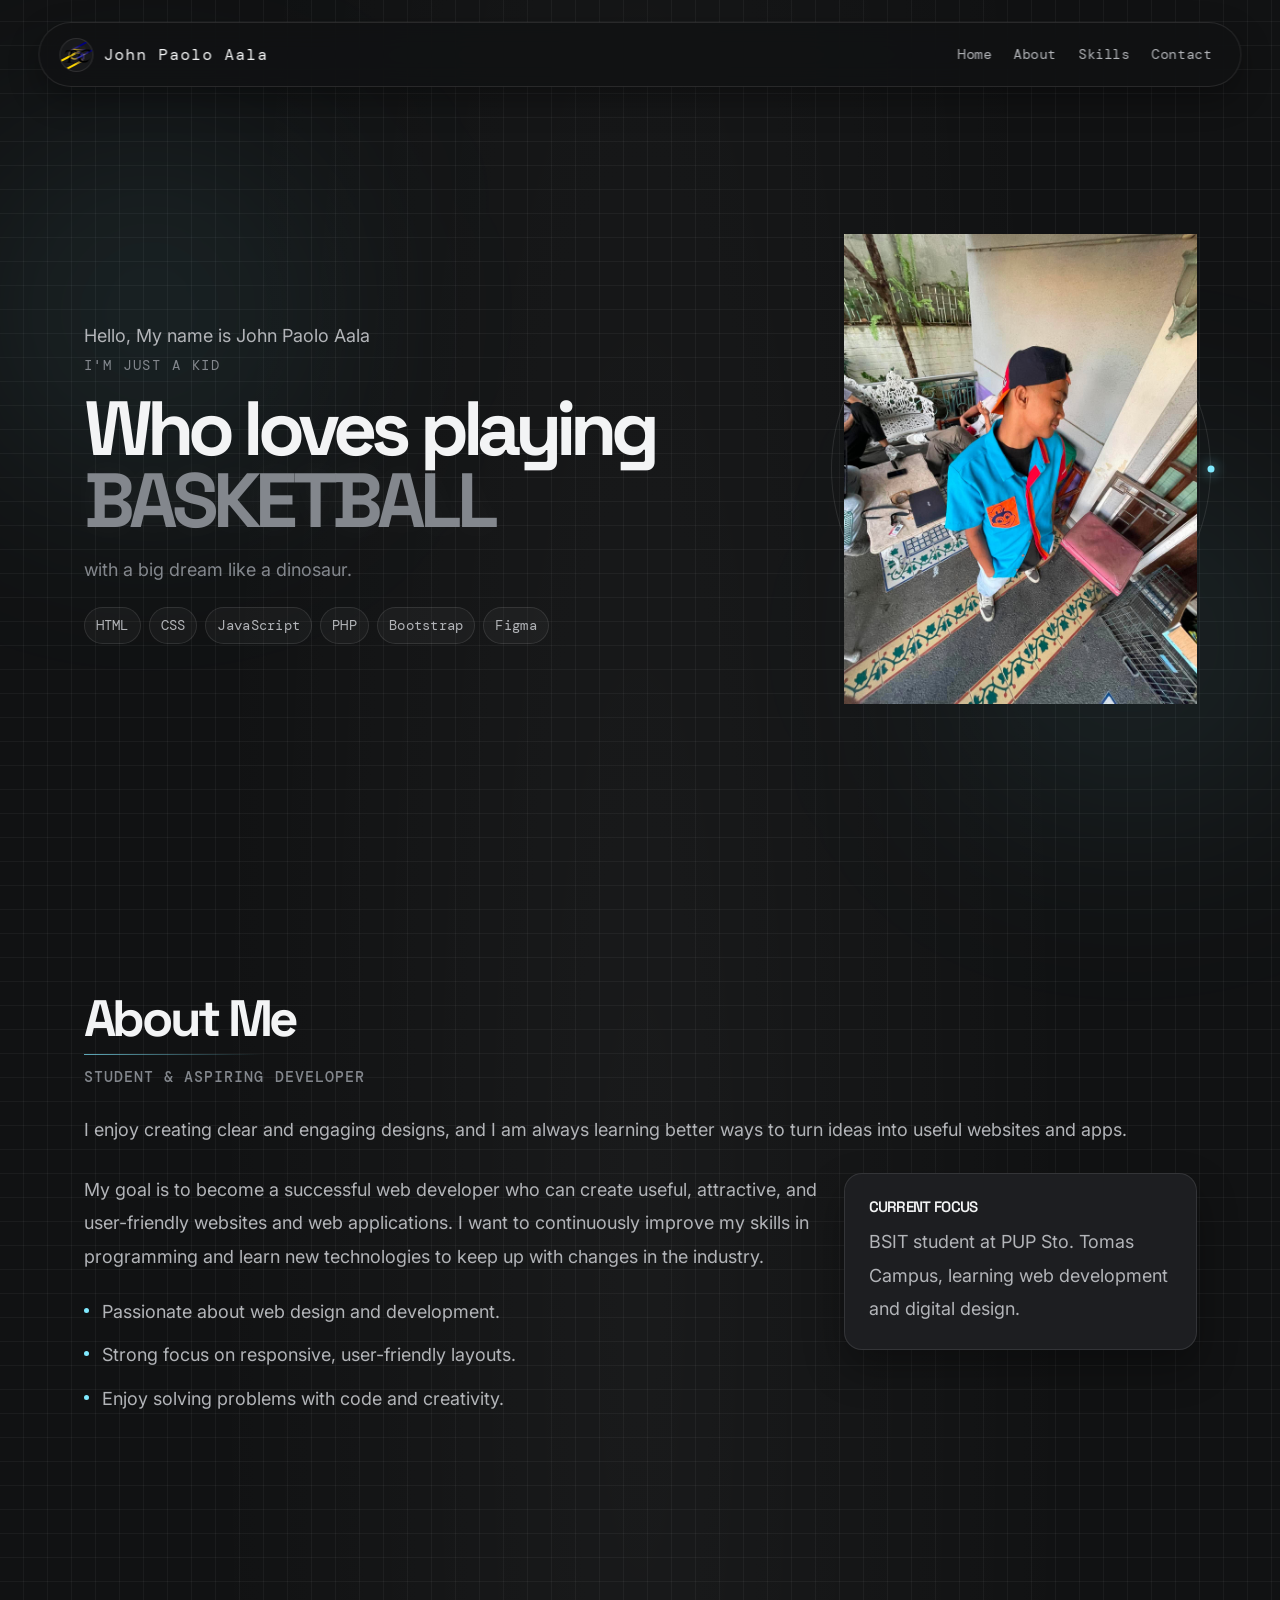
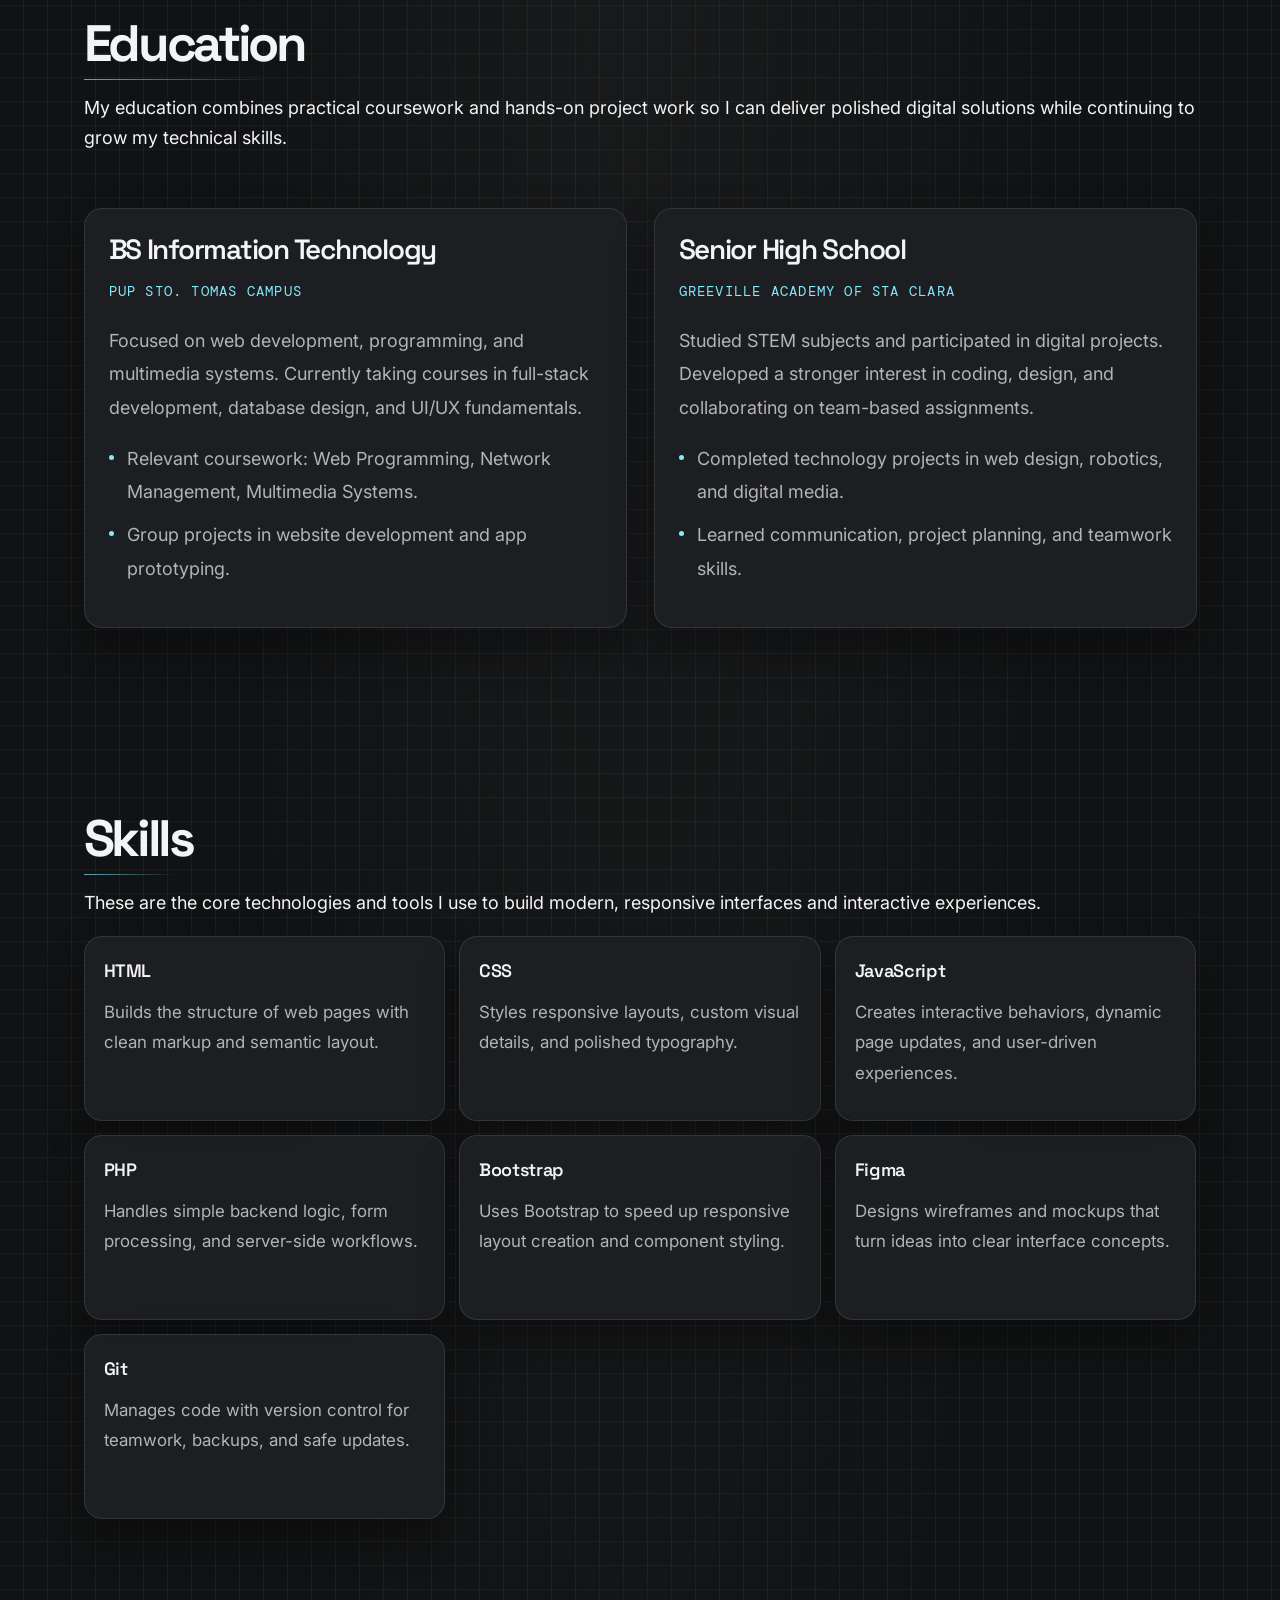
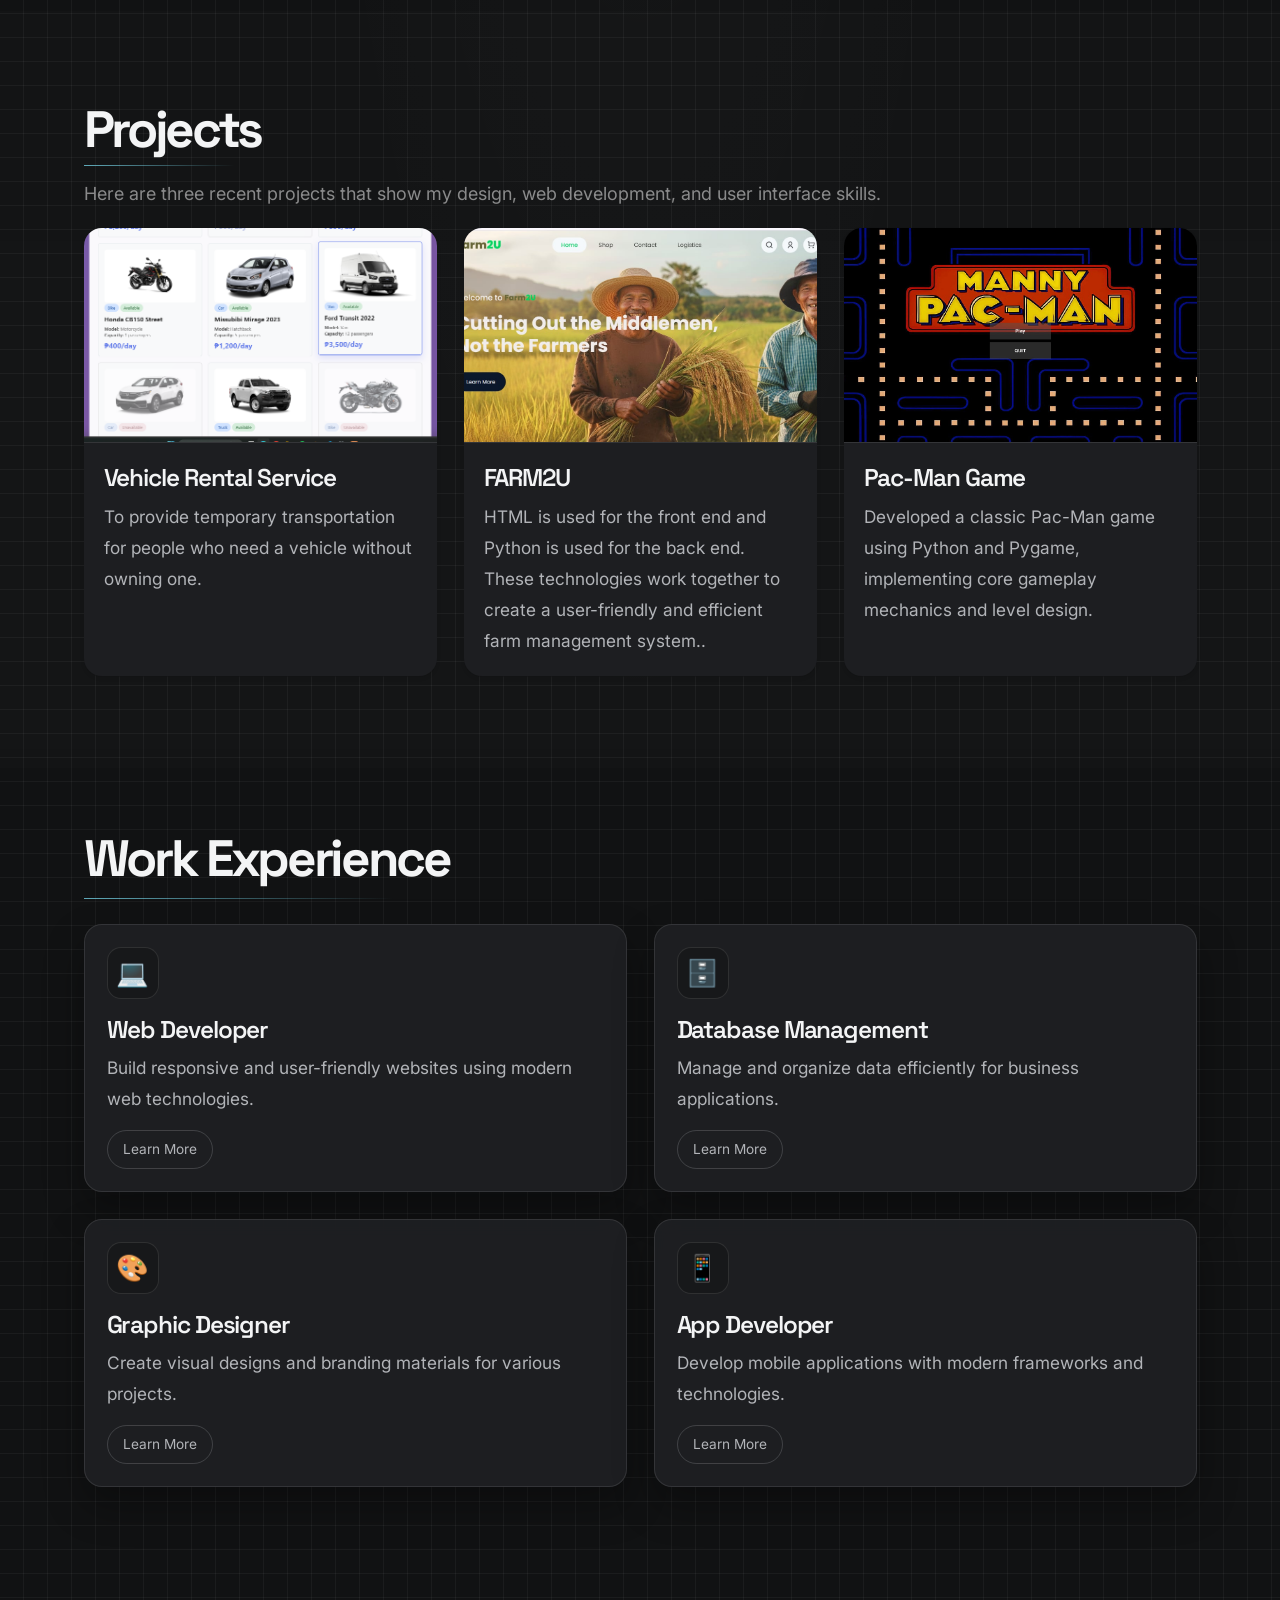
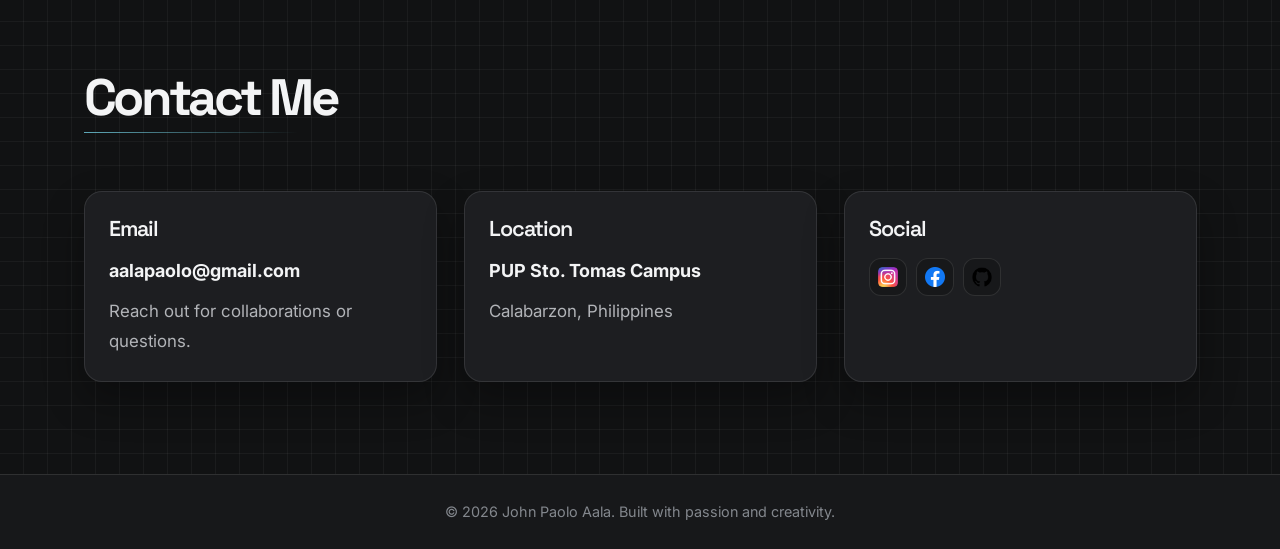
<file: template.html>
<!DOCTYPE html>
<html lang="en">

<head>
    <meta charset="UTF-8">
    <meta name="viewport" content="width=device-width, initial-scale=1.0">

    <title>Portfolio</title>

    <link href="https://cdn.jsdelivr.net/npm/bootstrap@5.3.3/dist/css/bootstrap.min.css" rel="stylesheet">
    <link href="styles.css" rel="stylesheet">
  </style>
</head>

<body>

    <div class="glow glow-1"></div>
    <div class="glow glow-2"></div>


    <nav class="navbar navbar-expand-lg fixed-top">
        <div class="container">

            <a class="navbar-brand text-white fw-bold d-flex align-items-center" href="#">
                <span class="logo-mark"><img src="LOGO (3).svg" alt="Logo"></span>
                John Paolo Aala
            </a>

            <button class="navbar-toggler bg-light" type="button" data-bs-toggle="collapse" data-bs-target="#menu">
                <span class="navbar-toggler-icon"></span>
            </button>

            <div class="collapse navbar-collapse" id="menu">
                <ul class="navbar-nav ms-auto">
                    <li class="nav-item">
                        <a class="nav-link" href="#home">Home</a>
                    </li>

                    <li class="nav-item">
                        <a class="nav-link" href="#about">About</a>
                    </li>

                    <li class="nav-item">
                        <a class="nav-link" href="#skills">Skills</a>
                    </li>

                    <li class="nav-item">
                        <a class="nav-link" href="#contact">Contact</a>
                    </li>
                </ul>
            </div>

        </div>
    </nav>

    <section id="home" class="hero">
        <div class="container">
            <div class="row align-items-center">

                <div class="col-lg-4 text-center mb-4">
                    <div class="avatar-box mx-auto">
                        <img src="img.jpg" alt="John Paolo Aala">
                    </div>
                </div>

                <div class="col-lg-8">
                    <p>Hello, My name is John Paolo Aala</p>

                    <p class="hero-sub">I'm just a kid</p>

                    <h1>
                        Who loves playing
                        <br>
                        <span>BASKETBALL</span>
                    </h1>

                    <div class="hero-text">
                        <p>with a big dream like a dinosaur.</p>
                    </div>

                    <div class="hero-skills d-flex flex-wrap gap-2 mt-4">
                        <div class="skill-pill">HTML</div>
                        <div class="skill-pill">CSS</div>
                        <div class="skill-pill">JavaScript</div>
                        <div class="skill-pill">PHP</div>
                        <div class="skill-pill">Bootstrap</div>
                        <div class="skill-pill">Figma</div>
                    </div>
                </div>

            </div>
        </div>
    </section>

    <section id="about" class="about">
        <div class="container">

            <h2 class="section-title">About Me</h2>
            <h5 class="mb-4">Student & aspiring developer</h5>
            <p class="mb-4 text-white-100">I enjoy creating clear and engaging designs, and I am always learning better ways to turn ideas into useful websites and apps.</p>

            <div class="row align-items-start">
                <div class="col-lg-8">
                    <p>
                        My goal is to become a successful web developer who can create useful,
                        attractive, and user-friendly websites and web applications. I want to
                        continuously improve my skills in programming and learn new technologies
                        to keep up with changes in the industry.
                    </p>

                    <ul class="about-list">
                        <li>Passionate about web design and development.</li>
                        <li>Strong focus on responsive, user-friendly layouts.</li>
                        <li>Enjoy solving problems with code and creativity.</li>
                    </ul>
                </div>
                <div class="col-lg-4 mt-4 mt-lg-0">
                    <div class="about-card">
                        <h5>Current Focus</h5>
                        <p>BSIT student at PUP Sto. Tomas Campus, learning web development and digital design.</p>
                    </div>
                </div>
            </div>

        </div>
    </section>

    <section class="education">
        <div class="container">

            <h2 class="section-title">Education</h2>
            <p class="mb-4 text-white-100">My education combines practical coursework and hands-on project work so I can deliver polished digital solutions while continuing to grow my technical skills.</p>
            <div class="row g-4 mt-3">
                <div class="col-md-6">
                    <div class="education-card">
                        <h5>BS Information Technology</h5>
                        <span>PUP Sto. Tomas Campus</span>
                        <p class="mt-3">Focused on web development, programming, and multimedia systems. Currently
                            taking courses in full-stack development, database design, and UI/UX fundamentals.</p>
                        <ul class="about-list mt-3">
                            <li>Relevant coursework: Web Programming, Network Management, Multimedia Systems.</li>
                            <li>Group projects in website development and app prototyping.</li>
                        </ul>
                    </div>
                </div>
                <div class="col-md-6">
                    <div class="education-card">
                        <h5>Senior High School</h5>
                        <span>Greeville Academy of Sta Clara</span>
                        <p class="mt-3">Studied STEM subjects and participated in digital projects. Developed a stronger
                            interest in coding, design, and collaborating on team-based assignments.</p>
                        <ul class="about-list mt-3">
                            <li>Completed technology projects in web design, robotics, and digital media.</li>
                            <li>Learned communication, project planning, and teamwork skills.</li>
                        </ul>
                    </div>
                </div>
            </div>

        </div>
    </section>

    <section id="skills" class="skills-section">
        <div class="container">

            <h2 class="section-title">Skills</h2>
            <p class="mb-3 text-white-100">These are the core technologies and tools I use to build modern, responsive interfaces and interactive experiences.</p>
            <div class="skill-list mt-3">
                <div class="skill-card">
                    <div class="skill-pill">HTML</div>
                    <p>Builds the structure of web pages with clean markup and semantic layout.</p>
                </div>
                <div class="skill-card">
                    <div class="skill-pill">CSS</div>
                    <p>Styles responsive layouts, custom visual details, and polished typography.</p>
                </div>
                <div class="skill-card">
                    <div class="skill-pill">JavaScript</div>
                    <p>Creates interactive behaviors, dynamic page updates, and user-driven experiences.</p>
                </div>
                <div class="skill-card">
                    <div class="skill-pill">PHP</div>
                    <p>Handles simple backend logic, form processing, and server-side workflows.</p>
                </div>
                <div class="skill-card">
                    <div class="skill-pill">Bootstrap</div>
                    <p>Uses Bootstrap to speed up responsive layout creation and component styling.</p>
                </div>
                <div class="skill-card">
                    <div class="skill-pill">Figma</div>
                    <p>Designs wireframes and mockups that turn ideas into clear interface concepts.</p>
                </div>
                <div class="skill-card">
                    <div class="skill-pill">Git</div>
                    <p>Manages code with version control for teamwork, backups, and safe updates.</p>
                </div>
            </div>

        </div>
    </section>

    <section id="projects" class="projects-section">
        <div class="container">
            <h2 class="section-title">Projects</h2>
            <p class="mb-3 text-white-50">Here are three recent projects that show my design, web development, and user interface skills.</p>
            <div class="row g-4">
                <div class="col-md-4">
                    <div class="card project-card h-100 shadow-sm border-0">
                        <img src="vr.png" class="card-img-top" alt="Portfolio project image">
                        <div class="card-body">
                            <h5 class="card-title">Vehicle Rental Service</h5>
                            <p class="card-text">To provide temporary transportation for people who need a vehicle without owning one.
</p>
                        </div>
                    </div>
                </div>
                <div class="col-md-4">
                    <div class="card project-card h-100 shadow-sm border-0">
                        <img src="farm.jpg" class="card-img-top" alt="Dashboard project image">
                        <div class="card-body">
                            <h5 class="card-title">FARM2U</h5>
                            <p class="card-text">HTML is used for the front end and Python is used for the back end. These technologies work together to create a user-friendly and efficient farm management system..</p>
                        </div>
                    </div>
                </div>
                <div class="col-md-4">
                    <div class="card project-card h-100 shadow-sm border-0">
                        <img src="pac.jpg" class="card-img-top" alt="App design project image">
                        <div class="card-body">
                            <h5 class="card-title">Pac-Man Game</h5>
                            <p class="card-text">Developed a classic Pac-Man game using Python and Pygame, implementing core gameplay mechanics and level design.</p>
                        </div>
                    </div>
                </div>
            </div>
        </div>
    </section>

    <section class="services">
        <div class="container">

            <h2 class="mb-5">Work Experience</h2>

            <div class="row g-4">

                <div class="col-md-6">
                    <div class="service-card">
                        <div class="service-icon">💻</div>
                        <h4>Web Developer</h4>
                        <p>
                            Build responsive and user-friendly websites using modern web technologies.
                        </p>
                        <button class="btn btn-custom">
                            Learn More
                        </button>
                    </div>
                </div>

                <div class="col-md-6">
                    <div class="service-card">
                        <div class="service-icon">🗄️</div>
                        <h4>Database Management</h4>
                        <p>
                            Manage and organize data efficiently for business applications.
                        </p>
                        <button class="btn btn-custom">
                            Learn More
                        </button>
                    </div>
                </div>

                <div class="col-md-6">
                    <div class="service-card">
                        <div class="service-icon">🎨</div>
                        <h4>Graphic Designer</h4>
                        <p>
                            Create visual designs and branding materials for various projects.
                        </p>
                        <button class="btn btn-custom">
                            Learn More
                        </button>
                    </div>
                </div>

                <div class="col-md-6">
                    <div class="service-card">
                        <div class="service-icon">📱</div>
                        <h4>App Developer</h4>
                        <p>
                            Develop mobile applications with modern frameworks and technologies.
                        </p>
                        <button class="btn btn-custom">
                            Learn More
                        </button>
                    </div>
                </div>

            </div>
        </div>
    </section>

    <section id="contact" class="contact-section">
        <div class="container">

            <h2 class="section-title">Contact Me</h2>
            <div class="row g-4 mt-3">
                <div class="col-md-4">
                    <div class="contact-card">
                        <h5>Email</h5>
                        <strong>aalapaolo@gmail.com</strong>
                        <span>Reach out for collaborations or questions.</span>
                    </div>
                </div>
                <div class="col-md-4">
                    <div class="contact-card">
                        <h5>Location</h5>
                        <strong>PUP Sto. Tomas Campus</strong>
                        <span>Calabarzon, Philippines</span>
                    </div>
                </div>
                <div class="col-md-4">
                    <div class="contact-card">
                        <h5>Social</h5>
                        <div class="contact-list">
                            <a href="#" aria-label="Instagram"><img src="IG.webp" alt="Instagram" width="20"></a>
                            <a href="#" aria-label="Facebook"><img src="FB.png" alt="Facebook" width="20"></a>
                            <a href="#" aria-label="Github"><img src="GIT.png" alt="GitHub" width="20"></a>
                        </div>
                    </div>
                </div>
            </div>

        </div>
    </section>

    <footer class="footer-details">
        <div class="container">
            <p>© 2026 John Paolo Aala. Built with passion and creativity.</p>
        </div>
    </footer>

    <script src="https://cdn.jsdelivr.net/npm/bootstrap@5.3.3/dist/js/bootstrap.bundle.min.js"></script>

</body>

</html>
</file>
<file: styles.css>
@import url('https://fonts.googleapis.com/css2?family=DM+Mono:wght@400;500&family=Inter:wght@400;500;600;700;800&family=Space+Grotesk:wght@400;500;600;700&display=swap');

:root {
    color-scheme: dark;
    --bg: #111213;
    --bg-raised: #18191b;
    --bg-card: rgba(30, 31, 34, 0.94);
    --bg-card-deep: #17181a;
    --text: #f3f4f5;
    --text-soft: #b2b4b8;
    --muted: #83878d;
    --line: rgba(255, 255, 255, 0.1);
    --line-strong: rgba(255, 255, 255, 0.16);
    --accent: #80eaff;
    --accent-soft: rgba(128, 234, 255, 0.12);
    --accent-green: #b7f284;
    --shadow: rgba(0, 0, 0, 0.32);
    --grid-line: rgba(255, 255, 255, 0.045);
    --ambient: rgba(255, 255, 255, 0.035);
    --nav-surface: rgba(17, 18, 19, 0.86);
    --hover-surface: rgba(255, 255, 255, 0.08);
    --skill-surface: rgba(255, 255, 255, 0.035);
    --halo-fill: rgba(255, 255, 255, 0.055);
    --watermark: rgba(255, 255, 255, 0.13);
    --portrait-paper: #f2f3f4;
    --portrait-border: rgba(255, 255, 255, 0.2);
    --portrait-shadow: 0 26px 58px rgba(0, 0, 0, 0.4), 0 0 55px rgba(255, 255, 255, 0.06);
    --portrait-sheen: rgba(255, 255, 255, 0.32);
    --section-tint: rgba(255, 255, 255, 0.012);
}

html[data-theme="light"] {
    color-scheme: light;
    --bg: #f4efe6;
    --bg-raised: #fbf8f2;
    --bg-card: rgba(255, 253, 248, 0.94);
    --bg-card-deep: #eee7dc;
    --text: #292720;
    --text-soft: #514c43;
    --muted: #787064;
    --line: rgba(65, 54, 40, 0.13);
    --line-strong: rgba(65, 54, 40, 0.24);
    --accent: #a45136;
    --accent-soft: rgba(164, 81, 54, 0.13);
    --accent-green: #5e7658;
    --shadow: rgba(77, 58, 35, 0.1);
    --grid-line: rgba(91, 72, 48, 0.075);
    --ambient: rgba(255, 250, 239, 0.8);
    --nav-surface: rgba(251, 248, 242, 0.92);
    --hover-surface: rgba(164, 81, 54, 0.09);
    --skill-surface: rgba(164, 81, 54, 0.045);
    --halo-fill: rgba(164, 81, 54, 0.08);
    --watermark: rgba(112, 83, 53, 0.15);
    --portrait-paper: #fffdf8;
    --portrait-border: rgba(112, 83, 53, 0.2);
    --portrait-shadow: 0 26px 58px rgba(77, 58, 35, 0.2), 0 0 55px rgba(164, 81, 54, 0.08);
    --portrait-sheen: rgba(255, 255, 255, 0.48);
    --section-tint: rgba(164, 81, 54, 0.035);
}

* {
    box-sizing: border-box;
    font-family: 'Inter', sans-serif;
}

html {
    font-size: 18px;
    scroll-behavior: smooth;
    scroll-padding-top: 100px;
}

body {
    position: relative;
    min-height: 100vh;
    overflow-x: hidden;
    background:
        radial-gradient(ellipse at 50% 24%, var(--ambient), transparent 48%),
        repeating-linear-gradient(0deg, transparent 0 23px, var(--grid-line) 23px 24px),
        repeating-linear-gradient(90deg, transparent 0 23px, var(--grid-line) 23px 24px),
        var(--bg);
    color: var(--text);
    line-height: 1.7;
}

img {
    display: block;
    max-width: 100%;
}

p {
    margin: 0;
}

.navbar {
    position: fixed;
    top: 22px;
    left: 50%;
    z-index: 1030;
    width: min(94%, 1440px);
    padding: 9px 20px;
    transform: translateX(-50%);
    border: 1px solid var(--line);
    border-radius: 999px;
    background: var(--nav-surface);
    box-shadow: 0 12px 32px var(--shadow);
    backdrop-filter: blur(18px);
    animation: navReveal 0.75s cubic-bezier(0.22, 1, 0.36, 1) both;
}

@keyframes navReveal {
    from {
        opacity: 0;
        transform: translate(-50%, -16px);
    }
    to {
        opacity: 1;
        transform: translate(-50%, 0);
    }
}

.navbar .container {
    max-width: 100%;
    padding: 0;
}

.navbar-brand {
    display: inline-flex;
    align-items: center;
    gap: 10px;
    color: var(--text) !important;
    font-family: 'DM Mono', monospace;
    font-size: 0.9rem;
    font-weight: 400 !important;
    letter-spacing: 0.06em;
    white-space: nowrap;
}

.navbar-brand:hover {
    color: var(--accent) !important;
}

.logo-mark {
    width: 34px;
    height: 34px;
    overflow: hidden;
    border: 1px solid var(--line);
    border-radius: 50%;
    background: var(--bg-raised);
}

.logo-mark img {
    width: 100%;
    height: 100%;
    object-fit: cover;
}

.navbar-nav {
    align-items: center;
    gap: 4px;
}

.navbar-nav .nav-link {
    padding: 10px 16px;
    border-radius: 999px;
    color: var(--text-soft);
    font-family: 'DM Mono', monospace;
    font-size: 0.76rem;
    letter-spacing: 0.04em;
    transition: color 0.2s ease, background-color 0.2s ease;
}

.navbar-nav .nav-link:hover,
.navbar-nav .nav-link:focus,
.navbar-nav .nav-link.active {
    background: var(--hover-surface);
    color: var(--text);
}

#themeToggle {
    display: inline-flex;
    width: 38px;
    height: 38px;
    align-items: center;
    justify-content: center;
    padding: 0;
    border: 1px solid var(--line);
    border-radius: 50%;
    color: var(--text-soft);
    text-decoration: none;
}

#themeToggle:hover {
    border-color: var(--line-strong);
    color: var(--accent);
}

.navbar-toggler {
    width: 38px;
    height: 34px;
    padding: 0;
    border: 1px solid var(--line-strong) !important;
    border-radius: 999px;
    background: var(--bg-raised) !important;
}

.navbar-toggler:focus {
    box-shadow: 0 0 0 3px var(--accent-soft);
}

.navbar-toggler-icon {
    width: 18px;
    height: 18px;
    background-image: url("data:image/svg+xml,%3csvg xmlns='http://www.w3.org/2000/svg' viewBox='0 0 30 30'%3e%3cpath stroke='rgba(243,244,245,0.88)' stroke-linecap='round' stroke-miterlimit='10' stroke-width='2' d='M5 8h20M5 15h20M5 22h20'/%3e%3c/svg%3e");
}

html[data-theme="light"] .navbar-toggler-icon {
    background-image: url("data:image/svg+xml,%3csvg xmlns='http://www.w3.org/2000/svg' viewBox='0 0 30 30'%3e%3cpath stroke='rgba(41,39,32,0.88)' stroke-linecap='round' stroke-miterlimit='10' stroke-width='2' d='M5 8h20M5 15h20M5 22h20'/%3e%3c/svg%3e");
}

.hero {
    display: flex;
    min-height: 100svh;
    align-items: center;
    padding: 130px 0 66px;
}

.hero .container {
    position: relative;
}

.hero .row {
    align-items: center;
    flex-direction: row-reverse;
}

.hero-content {
    position: relative;
    z-index: 1;
    padding-right: clamp(24px, 6vw, 90px);
}

.hero-content > p:first-child {
    margin-bottom: 8px;
}

.hero p {
    color: var(--text-soft);
    font-size: 1rem;
    line-height: 1.8;
}

.hero-content > p:first-child {
    font-size: 1.05rem;
}

.hero-sub {
    margin-bottom: 14px !important;
    color: var(--muted) !important;
    font-family: 'DM Mono', monospace;
    font-size: 0.78rem !important;
    letter-spacing: 0.13em;
    text-transform: uppercase;
}

.hero h1 {
    margin: 0 0 18px;
    color: var(--text);
    font-family: 'Space Grotesk', sans-serif;
    font-size: clamp(3rem, 6vw, 6.3rem);
    font-weight: 700;
    letter-spacing: -0.075em;
    line-height: 0.94;
}

.hero h1 span {
    display: inline-block;
    color: var(--muted);
    font-family: 'Space Grotesk', sans-serif;
    text-shadow: 0 0 28px rgba(255, 255, 255, 0.05);
}

.hero-text {
    max-width: 520px;
    color: var(--muted);
}

.hero-text p {
    color: inherit;
    font-size: 1rem;
}

.hero-skills {
    max-width: 550px;
    gap: 8px !important;
    margin-top: 20px !important;
}

.skill-pill {
    display: inline-flex;
    align-items: center;
    justify-content: center;
    padding: 6px 11px;
    border: 1px solid var(--line);
    border-radius: 999px;
    background: var(--skill-surface);
    color: var(--text-soft);
    font-family: 'DM Mono', monospace;
    font-size: 0.76rem;
    letter-spacing: 0.02em;
}

.reveal {
    opacity: 0;
    transform: translateY(20px);
    filter: blur(7px);
    animation: revealUp 0.82s cubic-bezier(0.22, 1, 0.36, 1) forwards;
}

.reveal-delay-1 { animation-delay: 0.16s; }
.reveal-delay-2 { animation-delay: 0.28s; }
.reveal-delay-3 { animation-delay: 0.4s; }
.reveal-delay-4 { animation-delay: 0.53s; }
.reveal-delay-5 { animation-delay: 0.66s; }

@keyframes revealUp {
    to {
        opacity: 1;
        transform: translateY(0);
        filter: blur(0);
    }
}

.avatar-box {
    position: relative;
    display: grid;
    width: min(500px, 100%);
    min-height: 490px;
    place-items: center;
    overflow: visible;
    isolation: isolate;
    animation: avatarReveal 1s cubic-bezier(0.22, 1, 0.36, 1) 0.12s both;
}

.avatar-box::before {
    position: absolute;
    top: 50%;
    left: 50%;
    width: min(380px, 76vw);
    aspect-ratio: 1;
    border: 1px solid var(--line);
    border-radius: 50%;
    background: radial-gradient(circle, var(--halo-fill), transparent 68%);
    content: '';
    transform: translate(-50%, -50%);
    z-index: -1;
    animation: haloPulse 4.8s ease-in-out infinite alternate;
}

.avatar-box::after {
    position: absolute;
    top: 50%;
    left: 50%;
    width: 7px;
    height: 7px;
    border-radius: 50%;
    background: var(--accent);
    box-shadow: 0 0 13px var(--accent);
    content: '';
    transform: translate(-50%, -50%) rotate(0deg) translateX(190px);
    animation: orbitAccent 10s linear infinite;
}

.avatar-name-bg {
    position: absolute;
    top: 50%;
    left: 50%;
    z-index: -1;
    color: var(--watermark);
    font-family: 'Space Grotesk', sans-serif;
    font-size: clamp(2.3rem, 5.5vw, 4.6rem);
    font-weight: 700;
    letter-spacing: -0.08em;
    line-height: 0.88;
    text-align: center;
    text-transform: uppercase;
    white-space: nowrap;
    transform: translate(-50%, -50%);
    animation: watermarkDrift 7s ease-in-out infinite alternate;
}

@keyframes avatarReveal {
    from {
        opacity: 0;
        transform: translateY(20px) scale(0.94);
        filter: blur(8px);
    }
    to {
        opacity: 1;
        transform: translateY(0) scale(1);
        filter: blur(0);
    }
}

@keyframes watermarkDrift {
    from {
        transform: translate(-52%, -54%);
    }
    to {
        transform: translate(-48%, -46%);
    }
}

@keyframes haloPulse {
    from {
        opacity: 0.55;
        transform: translate(-50%, -50%) scale(0.96);
    }
    to {
        opacity: 1;
        transform: translate(-50%, -50%) scale(1.04);
    }
}

@keyframes orbitAccent {
    from {
        transform: translate(-50%, -50%) rotate(0deg) translateX(190px);
    }
    to {
        transform: translate(-50%, -50%) rotate(360deg) translateX(190px);
    }
}

@keyframes portraitFloat {
    0%,
    100% {
        transform: translateY(0) rotate(3deg);
    }
    50% {
        transform: translateY(-10px) rotate(1deg);
    }
}

@keyframes photoSheen {
    from {
        transform: translateX(-160%) skewX(-18deg);
    }
    to {
        transform: translateX(280%) skewX(-18deg);
    }
}

.portrait-card {
    position: relative;
    z-index: 1;
    width: 270px;
    height: 350px;
    padding: 9px 9px 24px;
    border: 1px solid var(--portrait-border);
    border-radius: 12px;
    background: var(--portrait-paper);
    box-shadow: var(--portrait-shadow);
    transform: rotate(3deg);
    transition: transform 0.45s cubic-bezier(0.2, 0.8, 0.2, 1), box-shadow 0.45s ease;
    animation: portraitFloat 5s ease-in-out 1.2s infinite;
}

.portrait-card::after {
    position: absolute;
    inset: 9px 9px 24px;
    overflow: hidden;
    border-radius: 5px;
    background: linear-gradient(110deg, transparent 35%, var(--portrait-sheen) 50%, transparent 65%);
    content: '';
    pointer-events: none;
    animation: photoSheen 6s ease-in-out 1.5s infinite;
}

.portrait-card:hover {
    transform: rotate(0deg) translateY(-5px);
    box-shadow: 0 32px 68px var(--shadow), 0 0 65px var(--accent-soft);
    animation-play-state: paused;
}

.portrait-card img {
    width: 100%;
    height: 100%;
    border-radius: 5px;
    object-fit: cover;
    filter: grayscale(1) contrast(1.06);
    transition: filter 0.4s ease;
}

html[data-theme="light"] .portrait-card img {
    filter: saturate(1.08) contrast(1.02);
}

.section-title {
    position: relative;
    display: inline-block;
    margin-bottom: 22px;
    color: var(--text);
    font-family: 'Space Grotesk', sans-serif;
    font-size: clamp(2.2rem, 4vw, 3.8rem);
    font-weight: 700;
    letter-spacing: -0.065em;
    line-height: 1.05;
}

.section-title::after {
    position: absolute;
    right: 0;
    bottom: -9px;
    left: 0;
    height: 1px;
    background: linear-gradient(90deg, var(--accent), transparent 85%);
    content: '';
    opacity: 0.7;
}

.about,
.education,
.skills-section,
.projects-section,
.contact-section,
.services,
.gallery-section {
    position: relative;
    padding: 92px 0;
}

.about-card,
.education-card,
.contact-card,
.skill-card,
.project-card,
.service-card {
    border: 1px solid var(--line);
    border-radius: 18px;
    background: var(--bg-card);
    box-shadow: 0 18px 40px var(--shadow);
    backdrop-filter: blur(10px);
}

.about p,
.about-card p,
.contact-card span,
.education-card p,
.skill-card p,
.project-card .card-text,
.service-card p,
.about-list,
.contact-card strong {
    color: var(--text-soft);
    font-size: 1rem;
    line-height: 1.85;
}

.about h5 {
    color: var(--muted);
    font-family: 'DM Mono', monospace;
    font-size: 0.84rem;
    letter-spacing: 0.07em;
    text-transform: uppercase;
}

.about-card,
.education-card,
.contact-card {
    padding: 24px;
}

.about-list {
    margin-top: 22px;
    padding-left: 0;
    list-style: none;
}

.about-list li {
    position: relative;
    margin-bottom: 10px;
    padding-left: 18px;
}

.about-list li::before {
    position: absolute;
    top: 0.72em;
    left: 0;
    width: 5px;
    height: 5px;
    border-radius: 50%;
    background: var(--accent);
    content: '';
}

.education-card {
    height: 100%;
}

.education-card h5,
.about-card h5,
.contact-card h5,
.service-card h4,
.project-card .card-title {
    color: var(--text);
    font-family: 'Space Grotesk', sans-serif;
    font-weight: 600;
    letter-spacing: -0.045em;
}

.education-card h5 {
    font-size: 1.55rem;
}

.education-card span {
    color: var(--accent);
    font-family: 'DM Mono', monospace;
    font-size: 0.75rem;
    letter-spacing: 0.09em;
    text-transform: uppercase;
}

.skill-list {
    display: grid;
    grid-template-columns: repeat(3, minmax(0, 1fr));
    gap: 14px;
}

.skill-card {
    min-height: 185px;
    padding: 19px;
    transition: transform 0.25s ease, border-color 0.25s ease, background 0.25s ease;
}

.skill-card:hover {
    transform: translateY(-4px);
    border-color: var(--line-strong);
    background: var(--bg-raised);
}

.skill-icon {
    display: flex;
    height: 52px;
    align-items: center;
    justify-content: flex-start;
    margin-bottom: 8px;
    color: var(--accent);
    font-size: 1.9rem;
    transition: color 0.25s ease, transform 0.25s ease, filter 0.25s ease;
}

.skill-card:hover .skill-icon {
    transform: translateY(-3px) scale(1.08);
    color: var(--text);
    filter: drop-shadow(0 0 10px var(--accent-soft));
}

.skill-card .skill-pill {
    margin-bottom: 10px;
    padding: 0;
    border: 0;
    background: transparent;
    color: var(--text);
    font-family: 'Space Grotesk', sans-serif;
    font-size: 1rem;
    font-weight: 600;
    letter-spacing: -0.02em;
    text-transform: none;
}

.skill-card p {
    font-size: 0.94rem;
    line-height: 1.8;
}

.projects-section {
    background: var(--section-tint);
}

.project-card {
    min-height: 410px;
    overflow: hidden;
    transition: transform 0.25s ease, border-color 0.25s ease, box-shadow 0.25s ease;
}

.project-card:hover {
    transform: translateY(-5px);
    border-color: var(--line-strong);
    box-shadow: 0 24px 45px var(--shadow);
}

.project-card img {
    height: 215px;
    border-bottom: 1px solid var(--line);
    object-fit: cover;
    transition: transform 0.45s cubic-bezier(0.2, 0.8, 0.2, 1), filter 0.45s ease;
}

.project-card:hover img {
    transform: scale(1.045);
    filter: saturate(1) contrast(1.08);
}

.project-card .card-body {
    padding: 20px;
    background: transparent;
}

.project-card .card-title {
    margin-bottom: 9px;
    font-size: 1.35rem;
}

.project-card .card-text {
    font-size: 0.96rem;
    line-height: 1.8;
}

.services {
    padding-top: 60px;
}

.services h2 {
    position: relative;
    display: inline-block;
    margin-bottom: 34px !important;
    color: var(--text);
    font-family: 'Space Grotesk', sans-serif;
    font-size: clamp(2.2rem, 4vw, 3.8rem);
    font-weight: 700;
    letter-spacing: -0.065em;
}

.services h2::after {
    position: absolute;
    right: 0;
    bottom: -9px;
    left: 0;
    height: 1px;
    background: linear-gradient(90deg, var(--accent), transparent 85%);
    content: '';
    opacity: 0.7;
}

.service-card {
    height: 100%;
    padding: 22px;
}

.service-icon {
    display: inline-flex;
    width: 52px;
    height: 52px;
    align-items: center;
    justify-content: center;
    border: 1px solid var(--line);
    border-radius: 14px;
    background: var(--bg-card-deep);
    font-size: 1.45rem;
}

.service-card h4 {
    margin: 16px 0 8px;
    font-size: 1.35rem;
}

.service-card p {
    font-size: 0.96rem;
    line-height: 1.8;
}

.btn-custom {
    margin-top: 16px;
    padding: 8px 15px;
    border: 1px solid var(--line-strong);
    border-radius: 999px;
    background: transparent;
    color: var(--text-soft);
    font-size: 0.76rem;
    transition: background-color 0.2s ease, color 0.2s ease, border-color 0.2s ease;
}

.btn-custom:hover {
    border-color: var(--text);
    background: var(--text);
    color: var(--bg);
}

.contact-card {
    height: 100%;
}

.contact-card h5 {
    margin-bottom: 12px;
    font-size: 1.2rem;
}

.contact-card strong {
    display: block;
    color: var(--text);
    font-size: 1rem;
}

.contact-card span {
    display: inline-block;
    margin-top: 8px;
    font-size: 0.94rem;
    line-height: 1.8;
}

.contact-list {
    display: flex;
    gap: 9px;
    margin-top: 16px;
}

.contact-list a {
    display: inline-flex;
    width: 38px;
    height: 38px;
    align-items: center;
    justify-content: center;
    border: 1px solid var(--line);
    border-radius: 12px;
    background: var(--bg-card-deep);
    transition: transform 0.2s ease, border-color 0.2s ease;
}

.contact-list a:hover {
    transform: translateY(-3px);
    border-color: var(--line-strong);
}

.gallery-heading {
    display: flex;
    align-items: flex-end;
    justify-content: space-between;
    gap: 24px;
    margin-bottom: 24px;
}

.gallery-kicker {
    margin: 0 0 7px;
    color: var(--muted);
    font-family: 'DM Mono', monospace;
    font-size: 0.68rem;
    letter-spacing: 0.14em;
    text-transform: uppercase;
}

.gallery-heading .section-title {
    margin-bottom: 17px;
}

.gallery-open-link {
    display: inline-flex;
    align-items: center;
    gap: 8px;
    padding: 9px 14px;
    border: 1px solid var(--line);
    border-radius: 999px;
    color: var(--text-soft);
    font-size: 0.78rem;
    text-decoration: none;
    white-space: nowrap;
}

.gallery-open-link:hover {
    border-color: var(--line-strong);
    color: var(--text);
}

.gallery-frame {
    display: block;
    width: 100%;
    min-height: 720px;
    overflow: hidden;
    box-sizing: content-box;
    border: 1px solid var(--line);
    border-radius: 18px;
    background: var(--bg-card-deep);
    box-shadow: 0 18px 40px var(--shadow);
}

.footer-details {
    padding: 25px 0;
    border-top: 1px solid var(--line);
    background: var(--bg-card-deep);
    color: var(--muted);
    font-size: 0.8rem;
    text-align: center;
}

.footer-details a {
    color: var(--accent);
    text-decoration: none;
}

.glow {
    position: fixed;
    z-index: -1;
    width: 300px;
    height: 300px;
    border-radius: 50%;
    background: var(--accent-soft);
    filter: blur(120px);
    pointer-events: none;
}

.glow-1 {
    top: 18%;
    left: 0;
}

.glow-2 {
    right: 0;
    bottom: 12%;
}

@media (max-width: 991.98px) {
    .navbar {
        top: 14px;
        width: 94%;
        padding: 8px 15px;
        border-radius: 22px;
    }

    .navbar .container {
        flex-wrap: wrap;
    }

    .navbar-collapse {
        flex-basis: 100%;
        padding: 8px 7px 5px;
    }

    .navbar-nav {
        align-items: stretch;
        gap: 2px;
    }

    .navbar-nav .nav-link {
        padding: 9px 12px;
    }

    .navbar-nav .nav-item:last-child {
        align-self: flex-start;
        padding-top: 5px;
    }

    .hero {
        padding-top: 120px;
    }

    .hero-content {
        padding-right: 20px;
    }
}

@media (max-width: 767.98px) {
    .hero {
        min-height: auto;
        padding-top: 105px;
    }

    .hero .row {
        flex-direction: column-reverse;
    }

    .hero-content {
        padding: 12px 12px 0;
    }

    .hero-content > p:first-child {
        font-size: 0.96rem;
    }

    .avatar-box {
        width: min(390px, 100%);
        min-height: 360px;
        margin-bottom: 5px;
    }

    .portrait-card {
        width: 220px;
        height: 286px;
    }

    .skill-list {
        grid-template-columns: repeat(2, minmax(0, 1fr));
    }

    .gallery-heading {
        align-items: flex-start;
        flex-direction: column;
        gap: 7px;
    }

    .gallery-frame {
        min-height: 540px;
    }
}

@media (max-width: 575.98px) {
    .navbar {
        width: calc(100% - 24px);
        padding: 7px 12px;
    }

    .navbar-brand {
        font-size: 0.75rem;
    }

    .hero h1 {
        font-size: clamp(2.8rem, 13vw, 4rem);
    }

    .section-title,
    .services h2 {
        font-size: 2.5rem;
    }

    .about,
    .education,
    .skills-section,
    .projects-section,
    .contact-section,
    .services,
    .gallery-section {
        padding: 70px 0;
    }

    .skill-list {
        grid-template-columns: 1fr;
    }

    .skill-card {
        min-height: 0;
    }

    .avatar-box {
        min-height: 340px;
    }

    .avatar-name-bg {
        font-size: 2.4rem;
    }
}

@media (prefers-reduced-motion: reduce) {
    *,
    *::before,
    *::after {
        scroll-behavior: auto !important;
        animation-duration: 0.01ms !important;
        animation-iteration-count: 1 !important;
        transition-duration: 0.01ms !important;
    }

    .reveal {
        opacity: 1;
        transform: none;
        filter: none;
    }

    .avatar-box,
    .avatar-box::before,
    .avatar-box::after,
    .avatar-name-bg,
    .portrait-card,
    .portrait-card::after {
        animation: none;
    }
}
</file>
